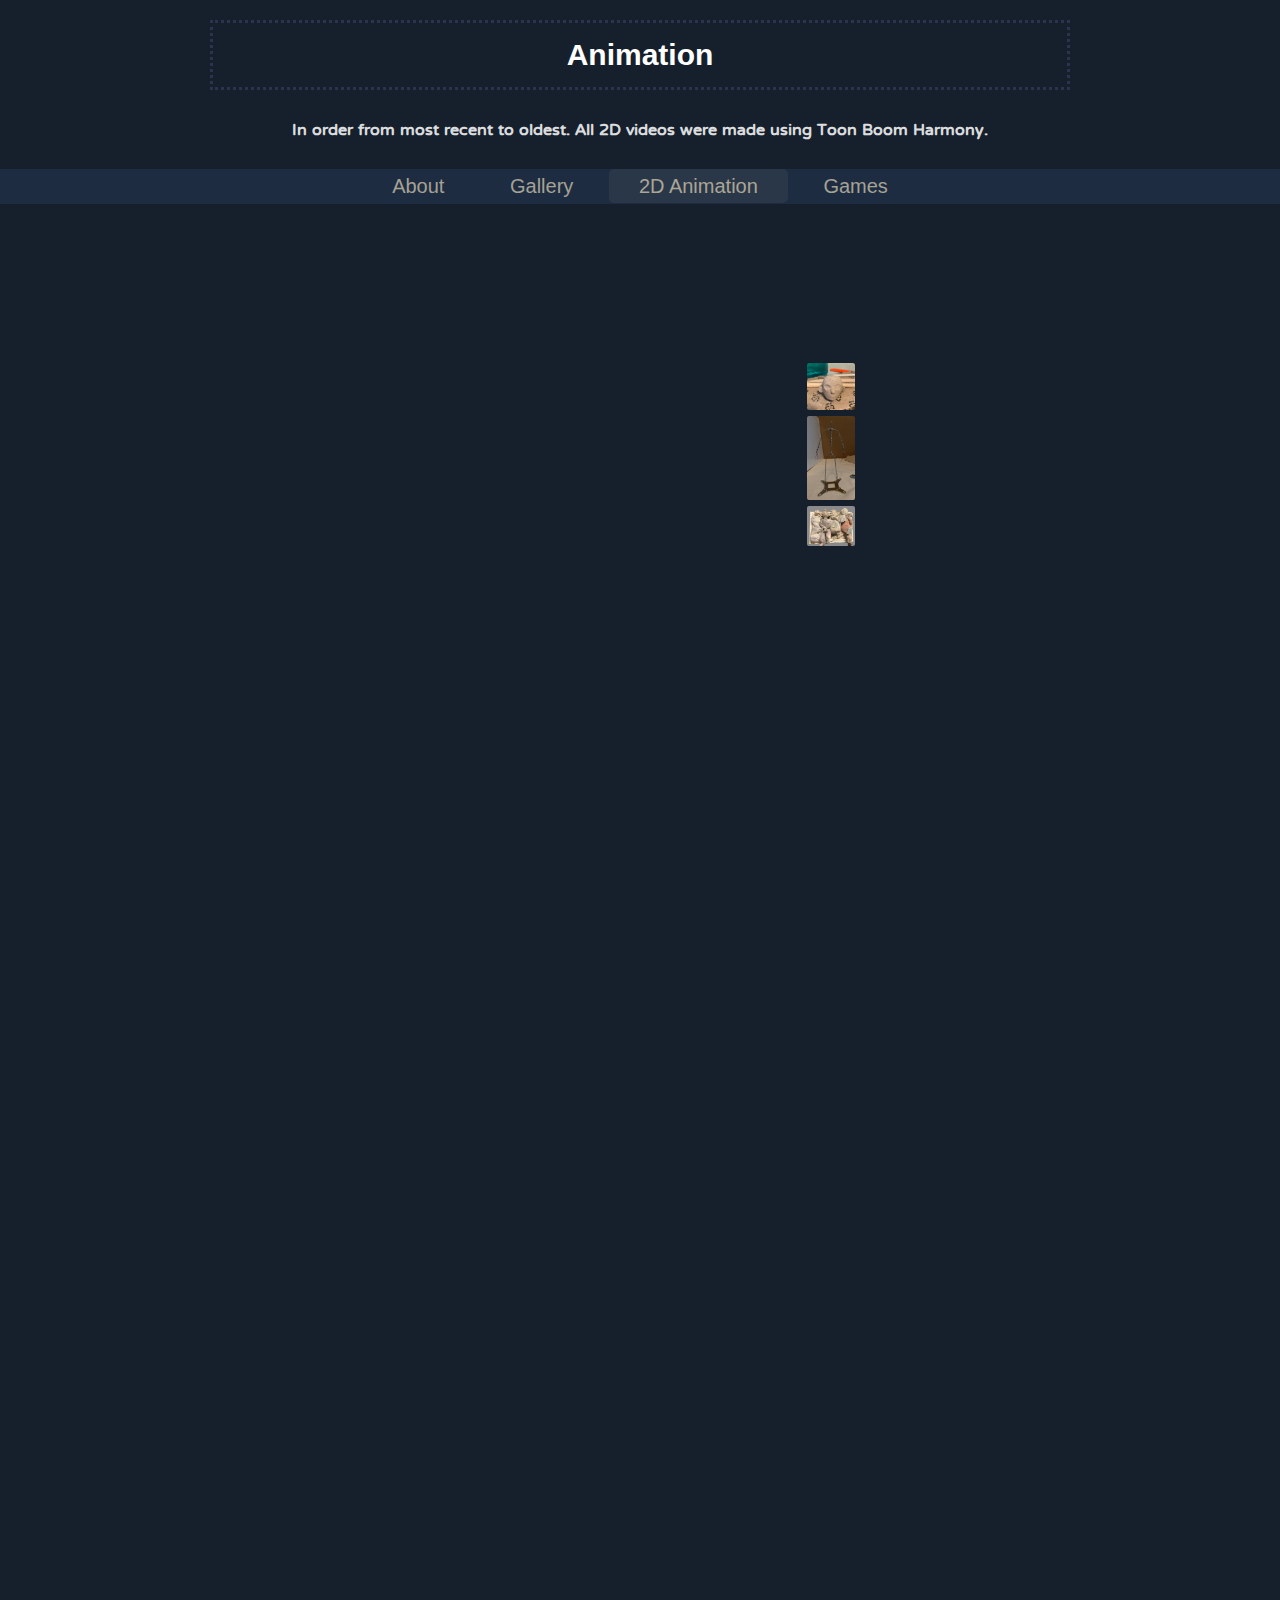
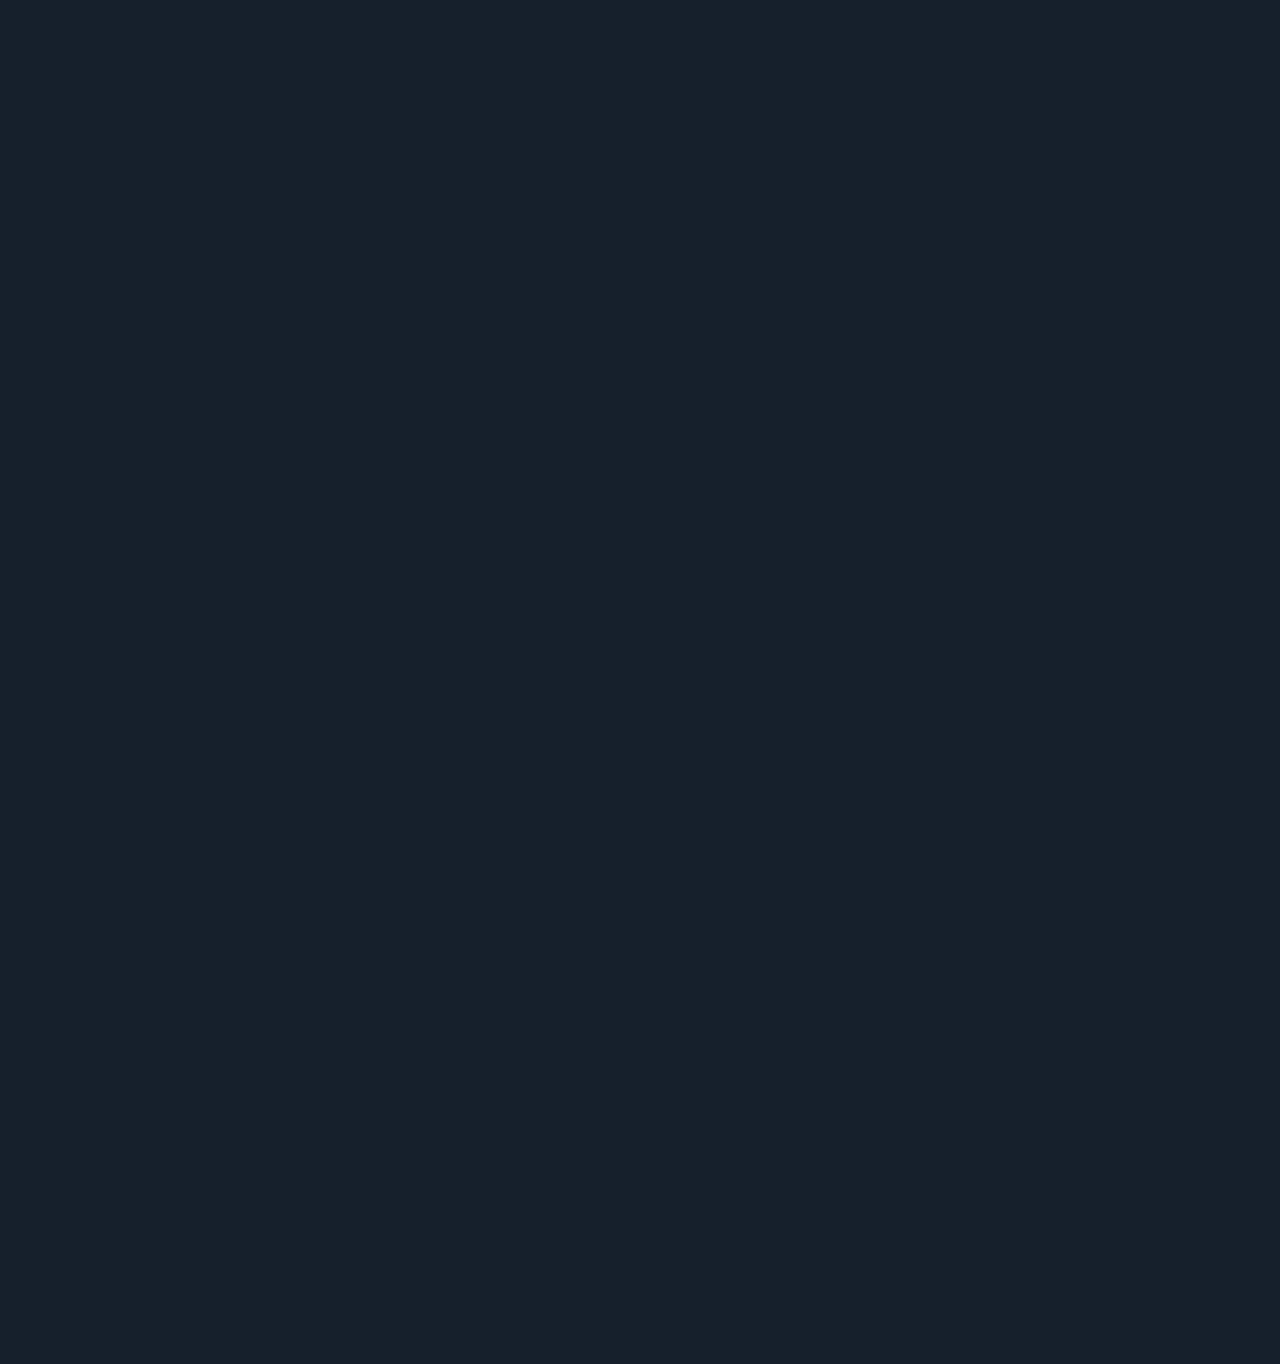
<file: animation/index.html>
<!DOCTYPE html>
<html lang="en">
  <head>
    <meta charset="utf-8" />
    <meta name="viewport" content="width=device-width, initial-scale=1.0">

    <title>Animation</title>

    <link rel="stylesheet" type="text/css" href="style.css">

    <script src="libraries/p5.min.js"></script>
    <script src="libraries/p5.sound.min.js"></script>
  </head>

  <body>
    

                          <h1>Animation</h1> <h2>In order from most recent to oldest. All 2D videos were made using Toon Boom Harmony.</h2>
                          
  <div class="botnav">
      <a href="/index.html">About</a>
      <a href="/gallery/index.html">Gallery</a>
      <a class="active"  href="">2D Animation</a>
      <a href="/games/index.html">Games</a>
  </div>


<div class="vidcontainer">
  <!-- <p id=>April 2022<br><br> Puppet</p> -->

  <!-- https://www.w3schools.com/howto/howto_css_modal_images.asp -->
  <div class="imgcontainer">

    <img id="myImg"  style="width:100%"src="imagesAndVids/275306314_555862829007342_9177767864519049364_n.jpg" alt="I think the unintentional crack was lovely. ">
    <img id="myImg2" style="width:100%"src="imagesAndVids/275771020_657359678871817_1241116066868165281_n.jpg" alt="After filming, I realized it's better to use epoxy putty on the joints rather than wrapping wire around.">
    <img id="myImg3" style="width:100%"src="imagesAndVids/dolls_stopmo.jpg" alt="My cuties!">

    <div id="myModal" class="modal">

      <!-- The Close Button -->
      <span class="close"></span>
    
      <!-- Modal Content (The Image) -->
      <img class="modal-content" id="img01">
    
      <!-- Modal Caption (Image Text) -->
      <div id="caption"></div>
    </div>

  </div>

  <div style="padding:25% 0 0 0;position:relative;"><iframe src="https://player.vimeo.com/video/731091477?h=46b58ddb88&amp;badge=0&amp;autopause=0&amp;player_id=0&amp;app_id=58479" frameborder="0" allow="autoplay; fullscreen; picture-in-picture" allowfullscreen style="position:absolute;top:0;left:0;width:100%;height:100%;" title="Stop Motion"></iframe></div><script src="https://player.vimeo.com/api/player.js"></script>
  
</div>
<div class="vidcontainer">
  
 
  <div style="padding:25% 0 0 0;position:relative;"><iframe src="https://player.vimeo.com/video/731101567?h=3dbeb4f1d0&amp;badge=0&amp;autopause=0&amp;player_id=0&amp;app_id=58479" frameborder="0" allow="autoplay; fullscreen; picture-in-picture" allowfullscreen style="position:absolute;top:0;left:0;width:100%;height:100%;" title="2D Animation"></iframe></div><script src="https://player.vimeo.com/api/player.js"></script>
  
</div>
<div class="vidcontainer">
  
 
  <div style="padding:25% 0 0 0;position:relative;"><iframe src="https://player.vimeo.com/video/731095960?h=ac4d3199db&amp;badge=0&amp;autopause=0&amp;player_id=0&amp;app_id=58479" frameborder="0" allow="autoplay; fullscreen; picture-in-picture" allowfullscreen style="position:absolute;top:0;left:0;width:100%;height:100%;" title="Lip Sync"></iframe></div><script src="https://player.vimeo.com/api/player.js"></script>
  
</div>
<div class="vidcontainer">
  
 
  <div style="padding:25% 0 0 0;position:relative;"><iframe src="https://player.vimeo.com/video/731096608?h=352ac8abc3&amp;badge=0&amp;autopause=0&amp;player_id=0&amp;app_id=58479" frameborder="0" allow="autoplay; fullscreen; picture-in-picture" allowfullscreen style="position:absolute;top:0;left:0;width:100%;height:100%;" title="Yuna Lipsync actual"></iframe></div><script src="https://player.vimeo.com/api/player.js"></script>
  
</div>
<div class="vidcontainer">
  
 
  <div style="padding:25% 0 0 0;position:relative;"><iframe src="https://player.vimeo.com/video/731096680?h=d19d2d7ba5&amp;badge=0&amp;autopause=0&amp;player_id=0&amp;app_id=58479" frameborder="0" allow="autoplay; fullscreen; picture-in-picture" allowfullscreen style="position:absolute;top:0;left:0;width:100%;height:100%;" title="yuna"></iframe></div><script src="https://player.vimeo.com/api/player.js"></script>
  
</div>
<div class="vidcontainer">
  
 
  <div style="padding:25% 0 0 0;position:relative;"><iframe src="https://player.vimeo.com/video/731098807?h=b4835151e5&amp;badge=0&amp;autopause=0&amp;player_id=0&amp;app_id=58479" frameborder="0" allow="autoplay; fullscreen; picture-in-picture" allowfullscreen style="position:absolute;top:0;left:0;width:100%;height:100%;" title="dialogue_keyposes"></iframe></div><script src="https://player.vimeo.com/api/player.js"></script>
  
</div>
<div class="vidcontainer">
  
 
  <div style="padding:25% 0 0 0;position:relative;"><iframe src="https://player.vimeo.com/video/731098728?h=e1fb59db2a&amp;badge=0&amp;autopause=0&amp;player_id=0&amp;app_id=58479" frameborder="0" allow="autoplay; fullscreen; picture-in-picture" allowfullscreen style="position:absolute;top:0;left:0;width:100%;height:100%;" title="CraigTheCowFinal.mp4"></iframe></div><script src="https://player.vimeo.com/api/player.js"></script>
  
</div>
<div class="vidcontainer">
  
 
  <div style="padding:25% 0 0 0;position:relative;"><iframe src="https://player.vimeo.com/video/731096593?h=d7b241e706&amp;badge=0&amp;autopause=0&amp;player_id=0&amp;app_id=58479" frameborder="0" allow="autoplay; fullscreen; picture-in-picture" allowfullscreen style="position:absolute;top:0;left:0;width:100%;height:100%;" title="stephanie.DEERMORPH.mp4"></iframe></div><script src="https://player.vimeo.com/api/player.js"></script>
  
</div>



























    <script src="sketch.js"></script>
  </body>
</html>
</file>
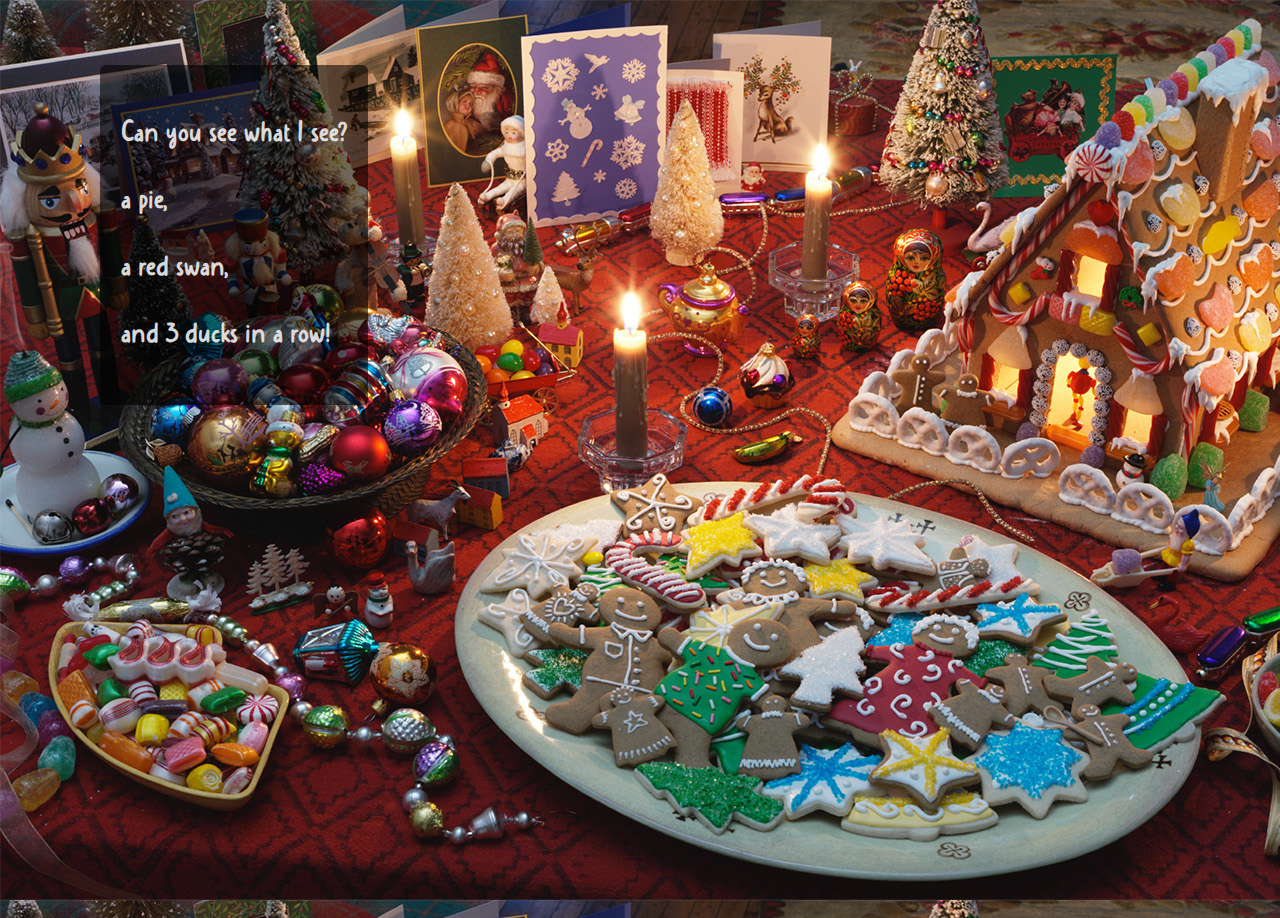
<file: Final Project/index.html>
<!DOCTYPE html>
<html lang="en">
  <head>
    <meta charset="utf-8" />
    <meta name="viewport" content="width=device-width, initial-scale=1.0">

    <title>ISpy Web Game</title>

    <link rel="stylesheet" type="text/css" href="style.css">

    <script src="libraries/p5.min.js"></script>
    <script src="libraries/p5.sound.min.js"></script>
   
  </head>

  <body>
  
<div id="output" style = "text-align:center" ></div>
    

 <h2>    
  <p>Can you see what I see? </p>
  <p id="changeTextPie">a pie,</p>
  <p id="changeTextSwan">a red swan,</p>
  <p id="changeTextDucks">and 3 ducks in a row!</p>
</h2> 
  

<img src = "holder.jpg" alt ="ISpyImage" usemap="#Spy">
<map name = "Spy" >

<area shape="rect" 
  coords="1552,533, 1577,510," 
  onclick="pieFunction()"/>  
<area shape="poly" 
  coords="1549,809, 1510,838, 1464,791, 1485,760, 1548,808" 
  onclick="swanFunction()"/>
<area shape="poly" 
  coords="317,762, 320,787, 401,758, 401,738" 
  onclick="ducksFunction()" />     
</map>

                        <!-- modal part -->
<button id="open"> skip</button>

<div class="modal-container"

  id="modal_container">
  <div class="modal">
    <h1> Horray! </h1>
    <p> An I spy game prototype using the image map to define some clickable areas. More future I spy projects in the future.</p><br>

    <button id="close">&nbsp x &nbsp </button>
    

  </div>


</div>
<script src="sketch.js"></script> 
</body>


</html>
</file>
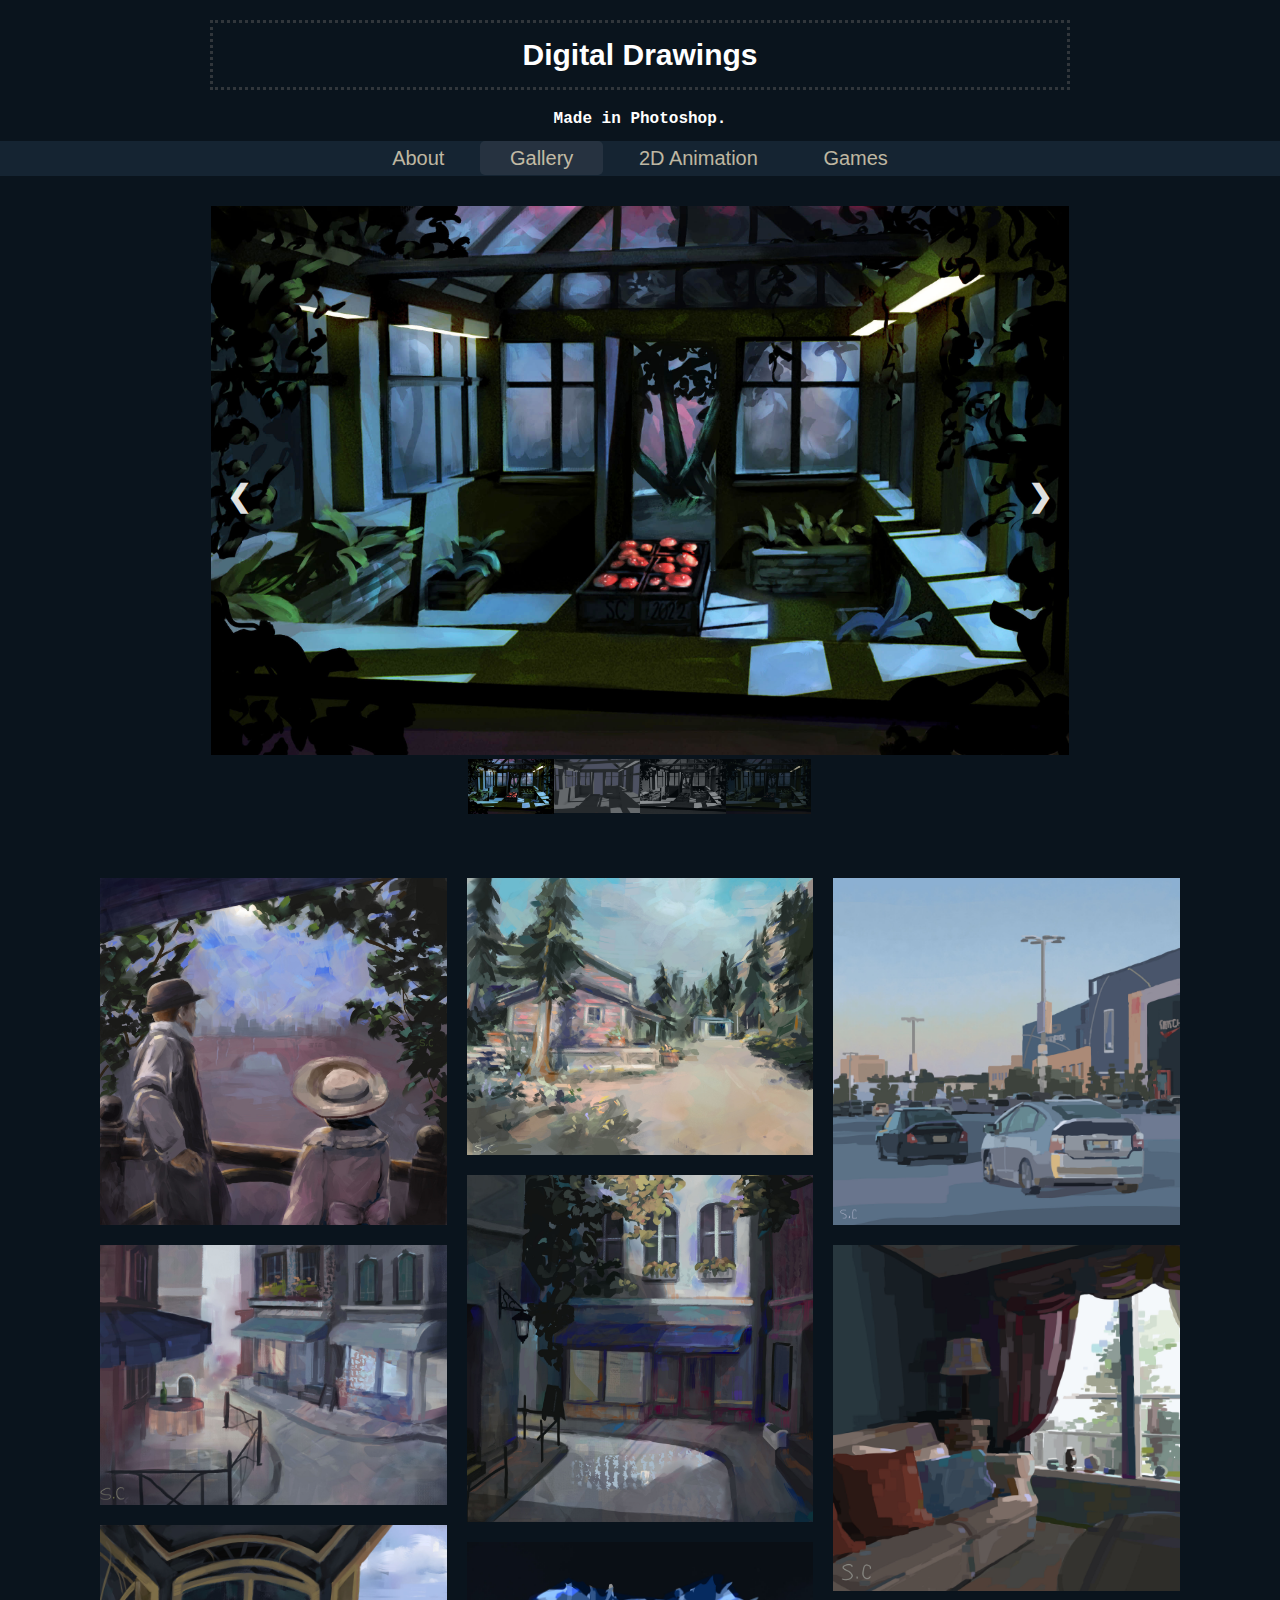
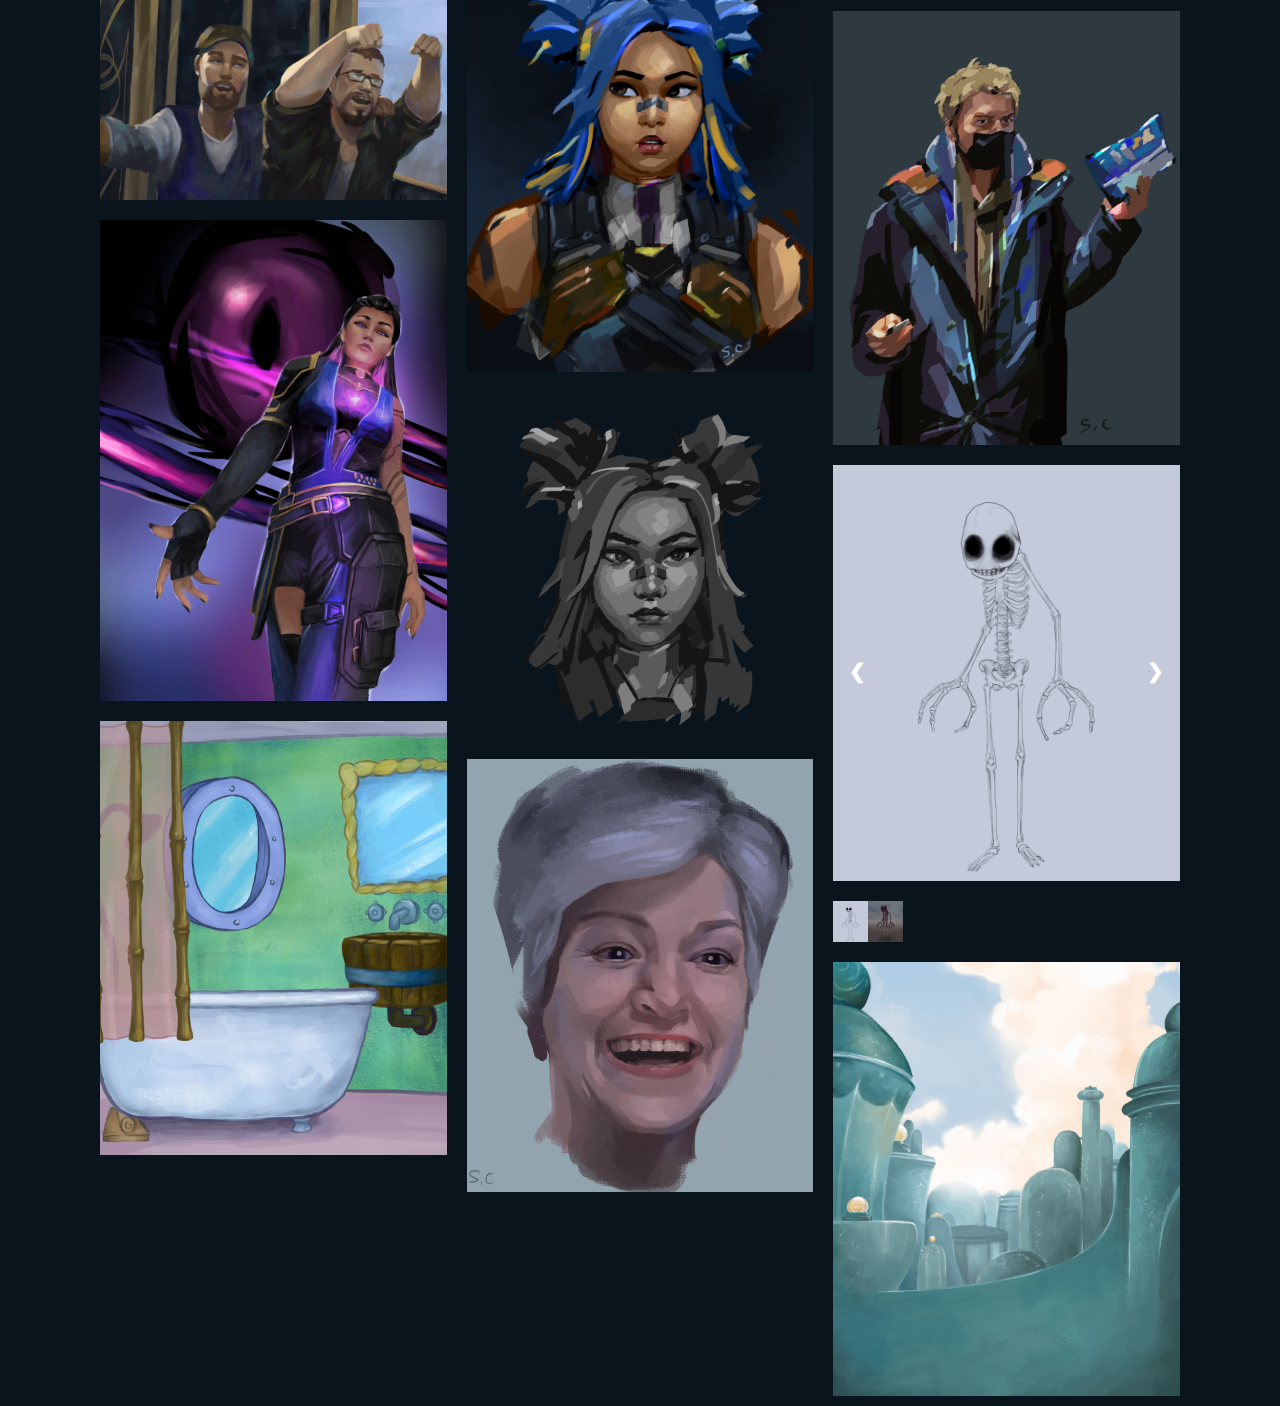
<file: gallery/index.html>
<!DOCTYPE html>
<html lang="en">
  <head>
    <meta charset="utf-8" />
    <meta name="viewport" content="width=device-width, initial-scale=1.0">

    <title>Gallery</title>

    <link rel="stylesheet" type="text/css" href="style.css">

    <script src="libraries/p5.min.js"></script>
    <script src="libraries/p5.sound.min.js"></script>
  </head>

  <body>
    

                        <h1>Digital Drawings <br><h2>Made in Photoshop. </h2>

                        </h1>
                        
  <div class="botnav">
    <a href="/index.html">About</a> 
    <a class="active" href="">Gallery</a>
    <a href="/animation/index.html">2D Animation</a>
    <a href="/games/index.html">Games</a>
</div>

<div class="greenhousecontainer">

  <div class="greenhouseimages">
    <img src="Digital Drawings/greenhouse_farcry_4.jpg" style="width:100%">
  </div>
  <div class="greenhouseimages">
    <img src="Digital Drawings/greenhouse_Maya.png" style="width:100%">
  </div>
  <div class="greenhouseimages">
    <img src="Digital Drawings/greenhouse_farcry_1.jpg" style="width:100%">
  </div>
  <div class="greenhouseimages">
    <img src="Digital Drawings/greenhouse_farcry_2.jpg" style="width:100%">
  </div>
  
    <a class="prev2" onclick="plusSlides2(-1)">&#10094;</a>
    <a class="next2" onclick="plusSlides2(1)">&#10095;</a>

    <div class="greenhouserow">
      <div class="greenhousecolumn">
        <img class="demo2 cursor" src="Digital Drawings/greenhouse_farcry_4.jpg"style="width:100%" onclick="currentSlide2(1)" >
      </div>
      <div class="greenhousecolumn">
        <img class="demo2 cursor" src="Digital Drawings/greenhouse_Maya.png"style="width:100%" onclick="currentSlide2(2)" >
      </div>
      <div class="greenhousecolumn">
        <img class="demo2 cursor" src="Digital Drawings/greenhouse_farcry_1.jpg" style="width:100%" onclick="currentSlide2(3)" >
      </div>
      <div class="greenhousecolumn">
        <img class="demo2 cursor" src="Digital Drawings/greenhouse_farcry_2.jpg" style="width:100%" onclick="currentSlide2(4)" >
      </div>
      
</div>
</div>


<div class="row">

  <div class="column">

    <div class="bioshockcontainer">
      <img src="Digital Drawings/bioshock.jpg">
      <div class="bioshock">
        <p >January 2022</p>
        
      </div>
    </div>

    
    <img src="Digital Drawings/colourstudy.jpg">
    <img src="Digital Drawings/twoBros.jpg">

    <div class="reynacontainer">
    <img src="Digital Drawings/Neon_ (2).jpg" >
    <div class="reyna">
      <p >May 2021<br>
      Reyna from Valorant -  Riot gives free VP for a drawing :0</p>
    </div>
    </div>
    <div class="spongecontainer">
      <img src="Digital Drawings/Monster_sponge_bg.jpg">
      <div class="sponge">
        <p >December 2021<br> A Spongebob inspired background for animation short.</p>
        
      </div>
    </div>
    
   
</div>

<div class="column">
  <img src="Digital Drawings/farcry.jpg">
  <img src="Digital Drawings/colourstudy2.jpg">
  <img src="Digital Drawings/Neon_ (1).jpg">
  <img src="Digital Drawings/Neon_ (1).png">
  <img src="Digital Drawings/Neon_ (3).jpg">
</div>

<div class="column">
  
  
  <img src="Digital Drawings/mall.jpg"><img src="Digital Drawings/room.jpg">
  <img src="Digital Drawings/Neon_ (4).jpg">
  
  <div class="container">

    <div class="theimages">
      <img src="Digital Drawings/Neon_ (2).png" style="width:100%">
    </div>
    <div class="theimages">
      <img src="Digital Drawings/Neon_ (3).png" style="width:100%">
    </div>
      <a class="prev" onclick="plusSlides(-1)">&#10094;</a>
      <a class="next" onclick="plusSlides(1)">&#10095;</a>
  
      <div class="roow">
        <div class="coolumn">
          <img class="demo cursor" src="Digital Drawings/Neon_ (2).png" style="width:100%" onclick="currentSlide(1)" >
        </div>
        <div class="coolumn">
          <img class="demo cursor" src="Digital Drawings/Neon_ (3).png" style="width:100%" onclick="currentSlide(2)" >
        </div>
  </div>
  </div>
  <img src="Digital Drawings/ROLLIE_bg.jpg">


</div>

</div>


















    <script src="sketch.js"></script>
  </body>
</html>
</file>
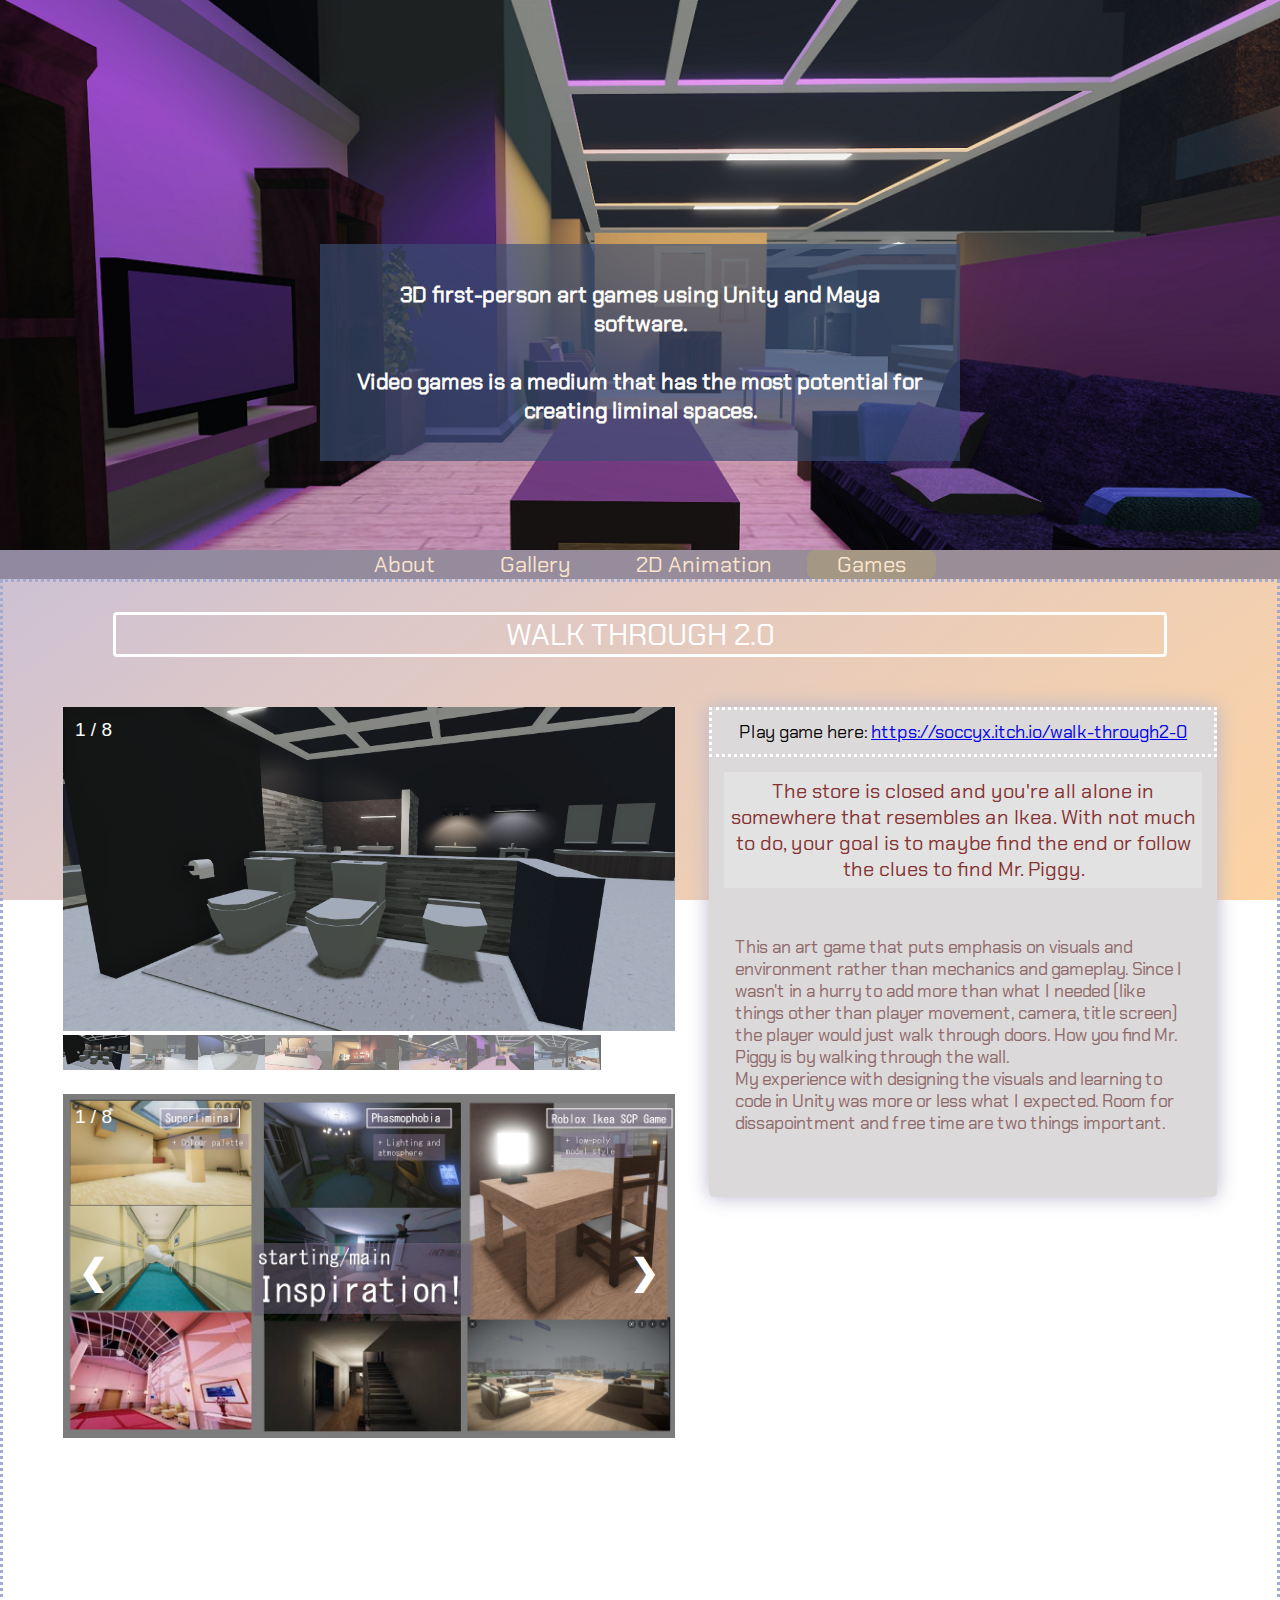
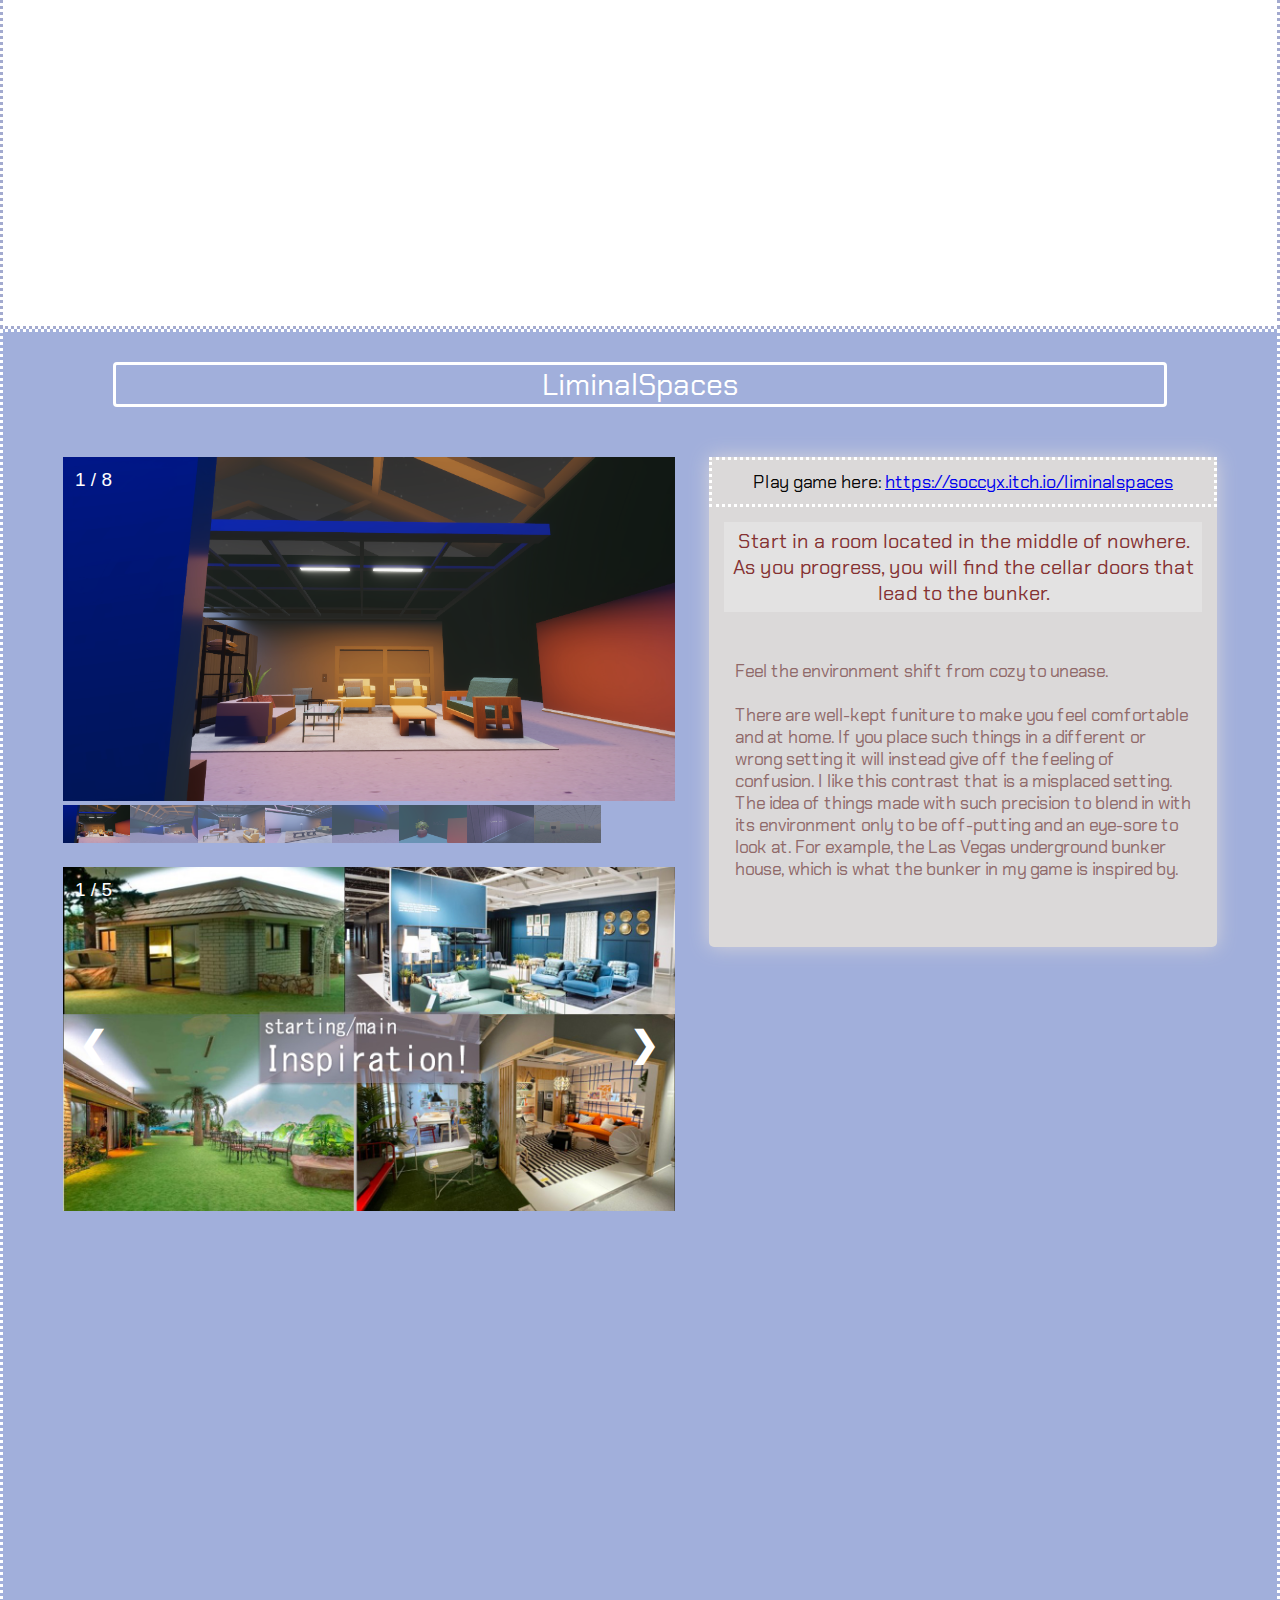
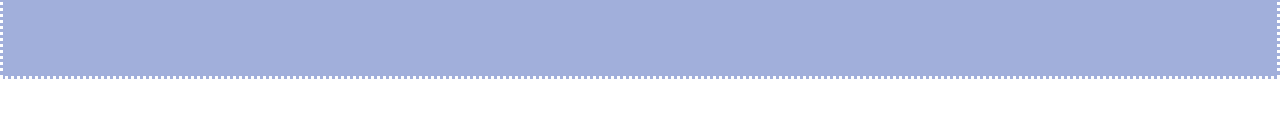
<file: games/index.html>
<!DOCTYPE html>
<html lang="en">
  <head>
    <meta charset="utf-8" />
    <meta name="viewport" content="width=device-width, initial-scale=1.0">

    <title>Games</title>

    <link rel="stylesheet" type="text/css" href="style.css">

    <script src="libraries/p5.min.js"></script>
    <script src="libraries/p5.sound.min.js"></script>
  </head>

  <body>
    
<div class="headerImg"> 
  <h1>3D first-person art games using Unity and Maya software.<br><br>
  Video games is a medium that has the most potential for creating liminal spaces.
    
 
  </h1>
  
  
  </div>
  <div class="botnav">
    
    <a href="/index.html">About</a>
    <a href="/gallery/index.html">Gallery</a>
    <a href="/animation/index.html">2D Animation</a>
    <a class="active"  href="">Games </a>
</div>

  <!-- <p>Click to jump to:</p> -->

<!-- <div class="row">
  
  <div class="column">
    <img src="imgs/Walkthrough2.jpg" class="image1" style="width:100%">
    <P>Walk Through 2.0</P>
  </div>
  
  <div class="column" >
    <img src="imgs/Walkthrough1.png"class="image1" style="width:100%">
    <P>Walk Through </P>
  </div>   
  
  <div class="column" >
    <img src="imgs/liminal.jpg" class="image1" style="width:100%">
    <p>LiminalSpaces </p>
  </div>    -->

                                 <div class="wtbackground">


<p class="wtgametitle">WALK THROUGH 2.0</p>
 
<div class="gallerycontainer">

  
  <div class="theimages">
    <div class="numertext">1 / 8</div>
    <img src="imgs/wt4.png" style="width:100%">
  </div>
<div class="theimages">
    <div class="numertext">2 / 8</div>
    <img src="imgs/wt8.png" style="width:100%">
  </div>
<div class="theimages">
    <div class="numertext">3 / 8</div>
    <img src="imgs/wt3.png" style="width:100%">
  </div>
<div class="theimages">
    <div class="numertext">4 / 8</div>
    <img src="imgs/wt.png" style="width:100%">
  </div>
<div class="theimages">
    <div class="numertext">5 / 8</div>
    <img src="imgs/wt5.png" style="width:100%">
  </div>
<div class="theimages">
    <div class="numertext">6 / 8</div>
    <img src="imgs/wt6.png" style="width:100%">
  </div>
  <div class="theimages">
    <div class="numertext">7 / 8</div>
    <img src="imgs/wt7.png" style="width:100%">
  </div>
  <div class="theimages">
    <div class="numertext">8 / 8</div>
    <img src="imgs/wt9.png" style="width:100%">
  </div>

  <a class="prev" onclick="plusSlides(-1)"></a>
  <a class="next" onclick="plusSlides(1)"></a>

<div class="roow">
  <div class="coolumn">
    <img class="demo cursor" src="imgs/wt4.png" style="width:100%" onclick="currentSlide(1)">
  </div>
  <div class="coolumn">
    <img class="demo cursor" src="imgs/wt8.png" style="width:100%" onclick="currentSlide(2)">
  </div>
  <div class="coolumn">
    <img class="demo cursor" src="imgs/wt3.png" style="width:100%" onclick="currentSlide(3)">
  </div>
  <div class="coolumn">
    <img class="demo cursor" src="imgs/wt.png" style="width:100%" onclick="currentSlide(4)">
  </div>
  <div class="coolumn">
    <img class="demo cursor" src="imgs/wt5.png" style="width:100%" onclick="currentSlide(5)">
  </div>
  <div class="coolumn">
    <img class="demo cursor" src="imgs/wt6.png" style="width:100%" onclick="currentSlide(6)">
  </div>
  <div class="coolumn">
    <img class="demo cursor" src="imgs/wt7.png" style="width:100%" onclick="currentSlide(7)">
  </div>
  <div class="coolumn">
    <img class="demo cursor" src="imgs/wt9.png" style="width:100%" onclick="currentSlide(8)">
  </div>
  </div>

</div>
<div class="wtAbout" >
  <p class="playhere">Play game here:  <a href="https://soccyx.itch.io/walk-through2-0"  target=”_blank”>https://soccyx.itch.io/walk-through2-0 </a>    
  
  </p> 
  <p class="aboutRed">The store is closed and you're all alone in somewhere that resembles an Ikea. 
   With not much to do, your goal is to maybe find the end or follow the clues to find Mr. Piggy.  
  
<p class="aboutLightRed"> <br>This an art game that puts emphasis on visuals and environment rather than mechanics and gameplay. Since I wasn't in a hurry to
  add more than what I needed (like things other than player movement, camera, title screen) the player would just walk through doors. 
  How you find Mr. Piggy is by walking through the wall. 
  
  <br> 
  My experience with designing the visuals and learning to code in Unity was more or less what I expected. Room for dissapointment and free time are two things important.<br>
  
</p>





  </p> 
</div>

<div class="gallerycontainer3">

  <div class="theimages3">
    <div class="numertext">1 / 8</div>
    <img src="imgs/Slide3.jpg" style="width:100%">
  </div>
<div class="theimages3">
    <div class="numertext">2 / 8</div>
    <img src="imgs/Slide1_wt.jpg" style="width:100%">
  </div>
<div class="theimages3">
    <div class="numertext">3 / 8</div>
    <img src="imgs/Slide2_wt.jpg" style="width:100%">
  </div>
<div class="theimages3">
    <div class="numertext">4 / 8</div>
    <img src="imgs/Slide3_wt.jpg" style="width:100%">
  </div>
<div class="theimages3">
    <div class="numertext">5 / 8</div>
    <img src="imgs/Slide4_wt.jpg" style="width:100%">
  </div>
  <div class="theimages3">
    <div class="numertext">6 / 8</div>
    <img src="imgs/Slide5_wt.jpg" style="width:100%">
  </div>
  <div class="theimages3">
    <div class="numertext">7 / 8</div>
    <img src="imgs/Slide6_wt.jpg" style="width:100%">
  </div>
  <div class="theimages3">
    <div class="numertext">8 / 8</div>
    <img src="imgs/Slide7_wt.jpg" style="width:100%">
  </div>

  <a class="prev3" onclick="plusSlides3(-1)">&#10094;</a>
  <a class="next3" onclick="plusSlides3(1)">&#10095;</a>

</div>  

<div class="videocontainer">
  <iframe width="775" height="500" src="https://www.youtube.com/embed/4TXpn0la1dM" title="Walk Through 2 Video" frameborder="0" allow="accelerometer; autoplay; clipboard-write; encrypted-media; gyroscope; picture-in-picture" allowfullscreen></iframe>


</div>
                                 </div>
                                               <div class="limbackground">

  <p class="wtgametitle">LiminalSpaces</p>
 
<div class="gallerycontainer2">

  <div class="theimages2">
    <div class="numertext">1 / 8</div>
    <img src="imgs2/lim3.png" style="width:100%">
  </div>
<div class="theimages2">
    <div class="numertext">2 / 8</div>
    <img src="imgs2/lim.png" style="width:100%">
  </div>
<div class="theimages2">
    <div class="numertext">3 / 8</div>
    <img src="imgs2/lim4.png" style="width:100%">
  </div>
<div class="theimages2">
    <div class="numertext">4 / 8</div>
    <img src="imgs2/lim5.png" style="width:100%">
  </div>
<div class="theimages2">
    <div class="numertext">5 / 8</div>
    <img src="imgs2/lim2.png" style="width:100%">
  </div>
<div class="theimages2">
    <div class="numertext">6 / 8</div>
    <img src="imgs2/lim6.png" style="width:100%">
  </div>
  <div class="theimages2">
    <div class="numertext">7 / 8</div>
    <img src="imgs2/lim7.png" style="width:100%">
  </div>
  <div class="theimages2">
    <div class="numertext">8 / 8</div>
    <img src="imgs2/lim8.png" style="width:100%">
  </div>
  <a class="prev2" onclick="plusSlides2(-1)"></a>
  <a class="next2" onclick="plusSlides2(1)"></a>

  <div class="roow2">
    <div class="coolumn2">
      <img class="demo2 cursor" src="imgs2/lim3.png" style="width:100%" onclick="currentSlide2(1)">
    </div>
    <div class="coolumn2">
      <img class="demo2 cursor" src="imgs2/lim.png" style="width:100%" onclick="currentSlide2(2)">
    </div>
    <div class="coolumn2">
      <img class="demo2 cursor" src="imgs2/lim4.png" style="width:100%" onclick="currentSlide2(3)">
    </div>
    <div class="coolumn2">
      <img class="demo2 cursor" src="imgs2/lim5.png" style="width:100%" onclick="currentSlide2(4)">
    </div>
    <div class="coolumn2">
      <img class="demo2 cursor" src="imgs2/lim2.png" style="width:100%" onclick="currentSlide2(5)">
    </div>
    <div class="coolumn2">
      <img class="demo2 cursor" src="imgs2/lim6.png" style="width:100%" onclick="currentSlide2(6)">
    </div>
    <div class="coolumn2">
      <img class="demo2 cursor" src="imgs2/lim7.png" style="width:100%" onclick="currentSlide2(7)">
    </div>
    <div class="coolumn2">
      <img class="demo2 cursor" src="imgs2/lim8.png" style="width:100%" onclick="currentSlide2(8)">
    </div>
    </div>


</div>

<div class="limAbout" >
  <p class="playhere">Play game here:  <a href="https://soccyx.itch.io/liminalspaces"  target=”_blank”>https://soccyx.itch.io/liminalspaces</a></p>
  <p class="aboutRed">Start in a room located in the middle of nowhere. As you progress, you will find the cellar doors that lead to the bunker.
  <p class="aboutLightRed"><br>Feel the environment shift from cozy to unease.<br><br>

     
    There are well-kept funiture to make you feel comfortable and at home. If you place such things in a different or wrong setting it 
    will instead give off the feeling of confusion. I like this contrast that is a misplaced setting. The idea of things made with such precision to blend in with 
    its environment only to be off-putting and an eye-sore to look at. For example, the Las Vegas underground bunker house, which is what the bunker in my game is inspired
    by. 
  </p>
  </p>
  

</div>


<div class="gallerycontainer4">

    <div class="theimages4">
      <div class="numertext">1 / 5</div>
      <img src="imgs2/Slide1.jpg" style="width:100%">
    </div>
  <div class="theimages4">
      <div class="numertext">2 / 5</div>
      <img src="imgs2/Slide2.jpg" style="width:100%">
    </div>
  <div class="theimages4">
      <div class="numertext">3 / 5</div>
      <img src="imgs2/Slide3.jpg" style="width:100%">
    </div>
  <div class="theimages4">
      <div class="numertext">4 / 5</div>
      <img src="imgs2/Slide4.jpg" style="width:100%">
    </div>
  <div class="theimages4">
      <div class="numertext">5 / 5</div>
      <img src="imgs2/Slide5.jpg" style="width:100%">
    </div>
 
    <a class="prev4" onclick="plusSlides4(-1)">&#10094;</a>
    <a class="next4" onclick="plusSlides4(1)">&#10095;</a>

</div>


<div class="limvideo">
  <iframe width="775" height="500" src="https://www.youtube.com/embed/T0hEXNMhrxQ" title="LiminalSpaces" frameborder="0" allow="accelerometer; autoplay; clipboard-write; encrypted-media; gyroscope; picture-in-picture" allowfullscreen></iframe>

</div>

                                              </div> 


























                                

<script src="sketch.js"></script>

    
  </body>
</html>
</file>
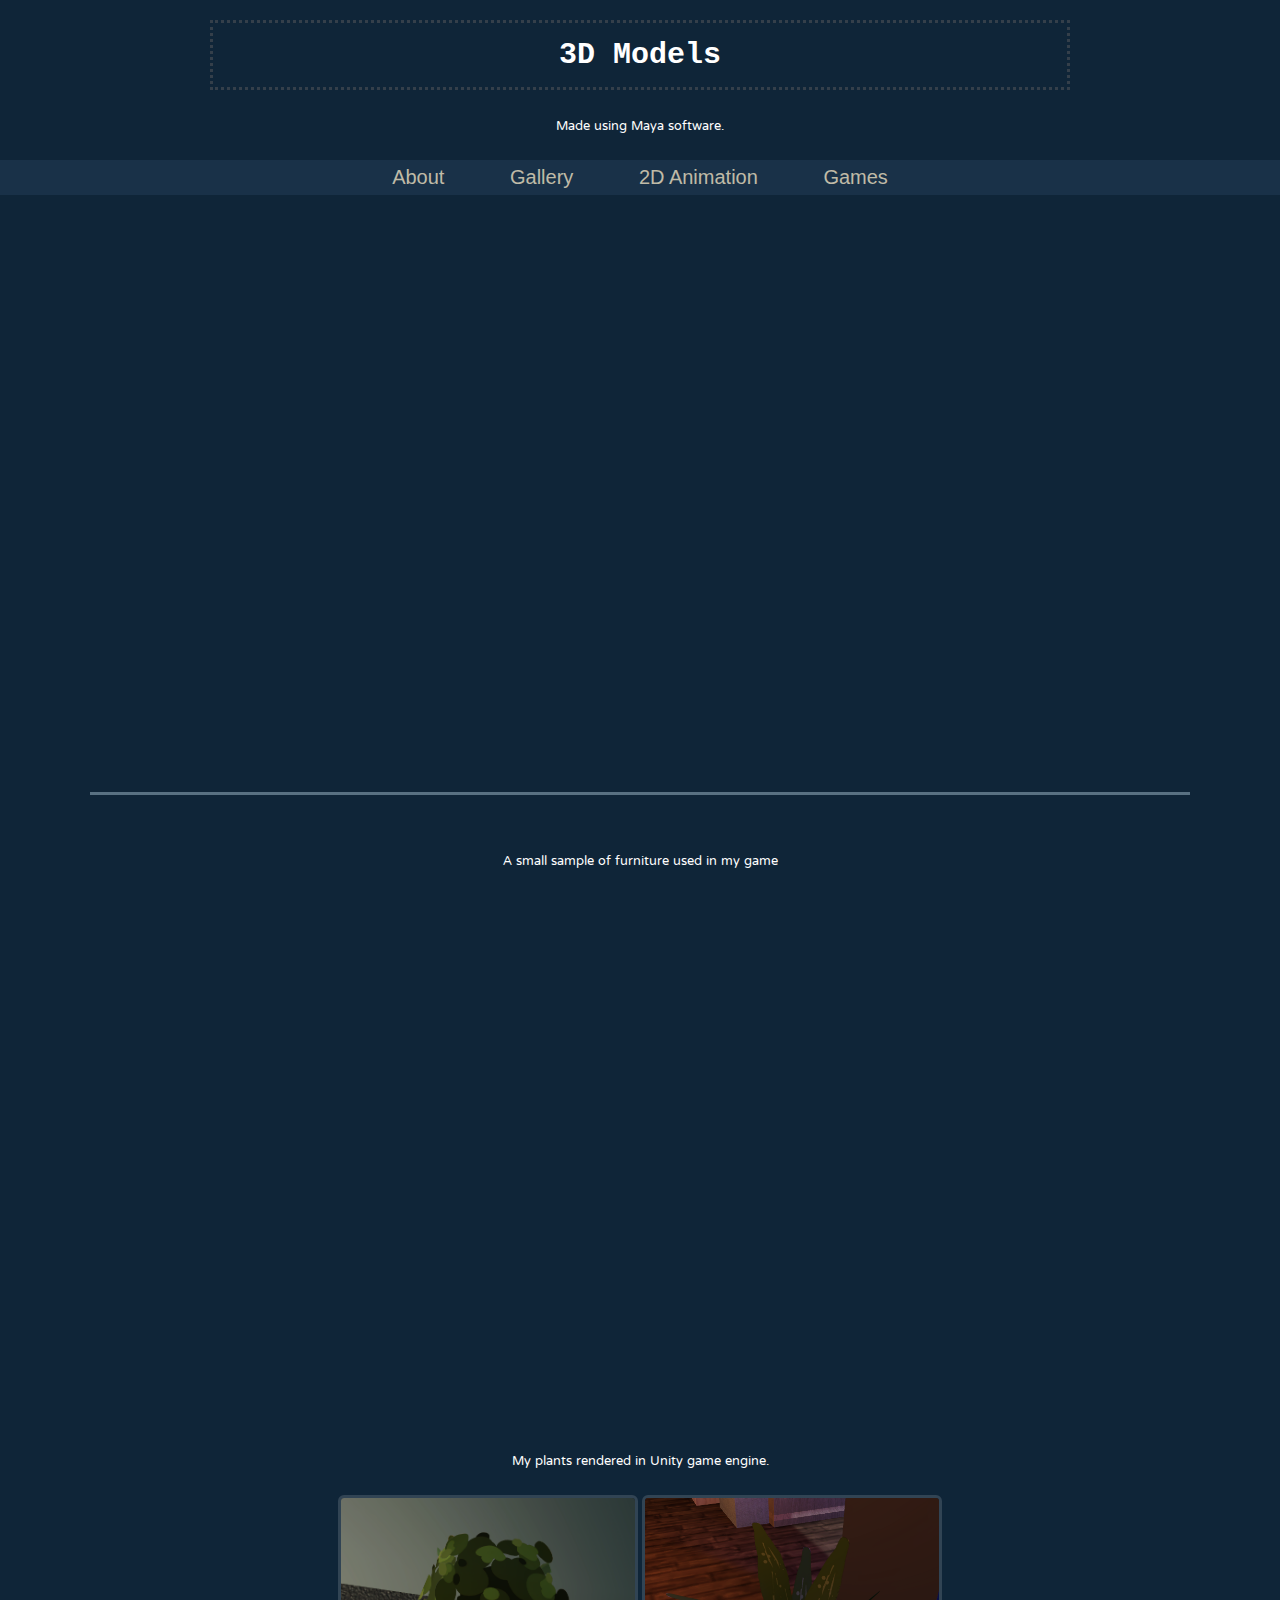
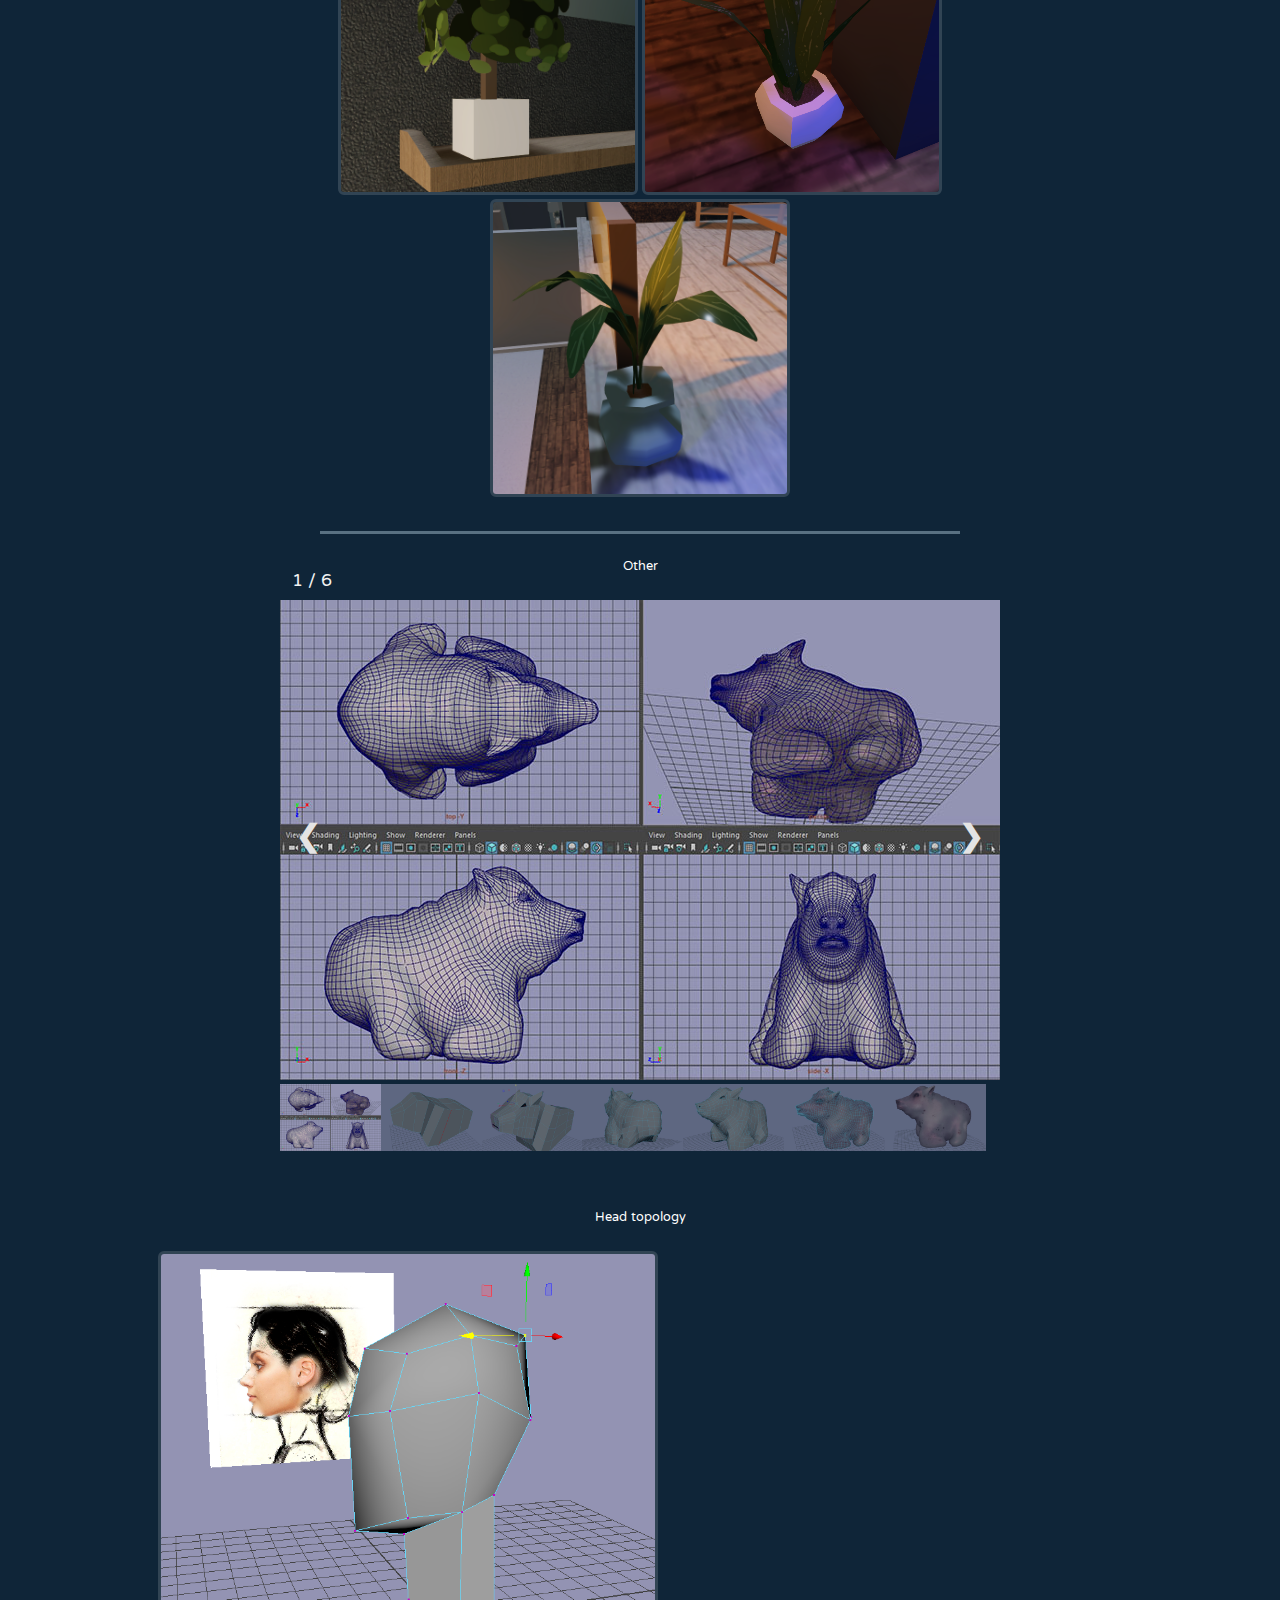
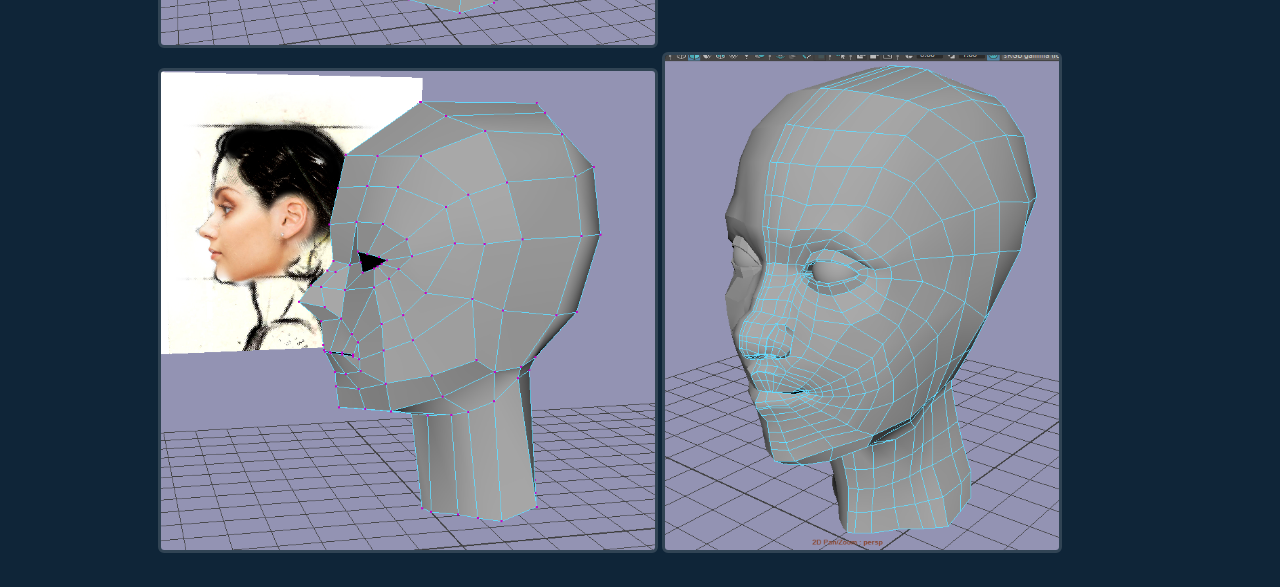
<file: Low Poly Art/index.html>
<!DOCTYPE html>
<html lang="en">
  <head>
    <meta charset="utf-8" />
    <meta name="viewport" content="width=device-width, initial-scale=1.0">

    <title>Low Poly Art</title>

    <link rel="stylesheet" type="text/css" href="style.css">

  </head>

  <body>

    <h1>3D Models<br>
    </h1>
    <p>Made using Maya software.  </p>
<div class="botnav">
<a href="/index.html">About</a> 
<a href="/gallery/index.html">Gallery</a>
<a href="/animation/index.html">2D Animation</a>
<a href="/games/index.html">Games</a>
</div>

  <iframe class="firstsketchfab" title="3D Low Poly Buildings" style="width:1100px; height:600px;" 
  frameborder="0" allowfullscreen mozallowfullscreen="true" webkitallowfullscreen="true" 
  allow="autoplay; fullscreen; xr-spatial-tracking" xr-spatial-tracking execution-while-out-of-viewport 
  execution-while-not-rendered web-share src="https://sketchfab.com/models/cf8572cb67734f958da25d27d61ac0d2/embed"> 
  </iframe>
  <p><br>A small sample of furniture used in my game</p>
<div class="midsketchfabs">
  <iframe class="basicfurni" title="" style="width:790px; height:500px;" frameborder="0" allowfullscreen mozallowfullscreen="true" 
  webkitallowfullscreen="true" allow="autoplay; fullscreen; xr-spatial-tracking" 
  xr-spatial-tracking execution-while-out-of-viewport execution-while-not-rendered web-share 
  src="https://sketchfab.com/models/a442ea69a7054d54aa84dc8920e1ab7b/embed"> </iframe>

<iframe class="basicfurni" title="myPlants" style="width:790px; height:500px;" frameborder="0" allowfullscreen mozallowfullscreen="true" webkitallowfullscreen="true" 
  allow="autoplay; fullscreen; xr-spatial-tracking" xr-spatial-tracking execution-while-out-of-viewport execution-while-not-rendered web-share 
  src="https://sketchfab.com/models/34150ac0fabe42edaf697ce421773190/embed"> </iframe>

</div>


<div class="plantPics" >
  <p><br>My plants rendered in Unity game engine.</p>
  <img src="imgs/myPlant1.png"style="width:300px" class="sqwee">
  <img src="imgs/myPlant2.png"style="width:300px"class="sqwee">
  <img src="imgs/myPlant3.png"style="width:300px"class="sqwee">
  
</div>



<div class="container">
<p>Other</p>

  <div class="mySlides">
    <div class="numbertext">1 / 6</div>
      <img src="imgs/piggy1.jpg" style="width:720px">
  </div>

  <div class="mySlides">
    <div class="numbertext">2 / 6</div>
      <img src="imgs/piggy2.jpg" style="width:720px">
  </div>

  <div class="mySlides">
    <div class="numbertext">3 / 6</div>
      <img src="imgs/piggy3.jpg" style="width:720px">
  </div>

  <div class="mySlides">
    <div class="numbertext">4 / 6</div>
      <img src="imgs/piggy4.jpg" style="width:720px">
  </div>

  <div class="mySlides">
    <div class="numbertext">5 / 6</div>
      <img src="imgs/piggy5.jpg" style="width:720px">
  </div>

  <div class="mySlides">
    <div class="numbertext">6 / 6</div>
      <img src="imgs/piggy6.jpg" style="width:720px">
  </div>
  <div class="mySlides">
    <div class="numbertext">7 / 7</div>
      <img src="imgs/piggy7.jpg" style="width:720px">
  </div>
  <!-- Next and previous buttons -->
  <a class="prev" onclick="plusSlides(-1)">&#10094;</a>
  <a class="next" onclick="plusSlides(1)">&#10095;</a>

 

  <!-- Thumbnail images -->
  <div class="row">
    <div class="column">
      <img class="demo cursor" src="imgs/piggy1.jpg" style="width:100%" onclick="currentSlide(1)" >
    </div>
    <div class="column">
      <img class="demo cursor" src="imgs/piggy2.jpg" style="width:100%" onclick="currentSlide(2)" >
    </div>
    <div class="column">
      <img class="demo cursor" src="imgs/piggy3.jpg" style="width:100%" onclick="currentSlide(3)" >
    </div>
    <div class="column">
      <img class="demo cursor" src="imgs/piggy4.jpg" style="width:100%" onclick="currentSlide(4)" >
    </div>
    <div class="column">
      <img class="demo cursor" src="imgs/piggy5.jpg" style="width:100%" onclick="currentSlide(5)" >
    </div>
    <div class="column">
      <img class="demo cursor" src="imgs/piggy6.jpg" style="width:100%" onclick="currentSlide(6)" >
    </div>
    <div class="column">
      <img class="demo cursor" src="imgs/piggy7.jpg" style="width:100%" onclick="currentSlide(6)" >
    </div>
  </div>
</div>
<div class="heads"> <p>Head topology</p>
  <img src="imgs/Screenshot 2021-10-11 205933.png"style="width:500px" class="sqwee">
  <img src="imgs/Screenshot 2021-10-11 220044.png"style="width:500px"class="sqwee">
  <img src="imgs/Screenshot 2021-10-13 222505.png"style="width:400px"class="sqwee">
</div>





























    <script src="sketch.js"></script>
  </body>
</html>
</file>
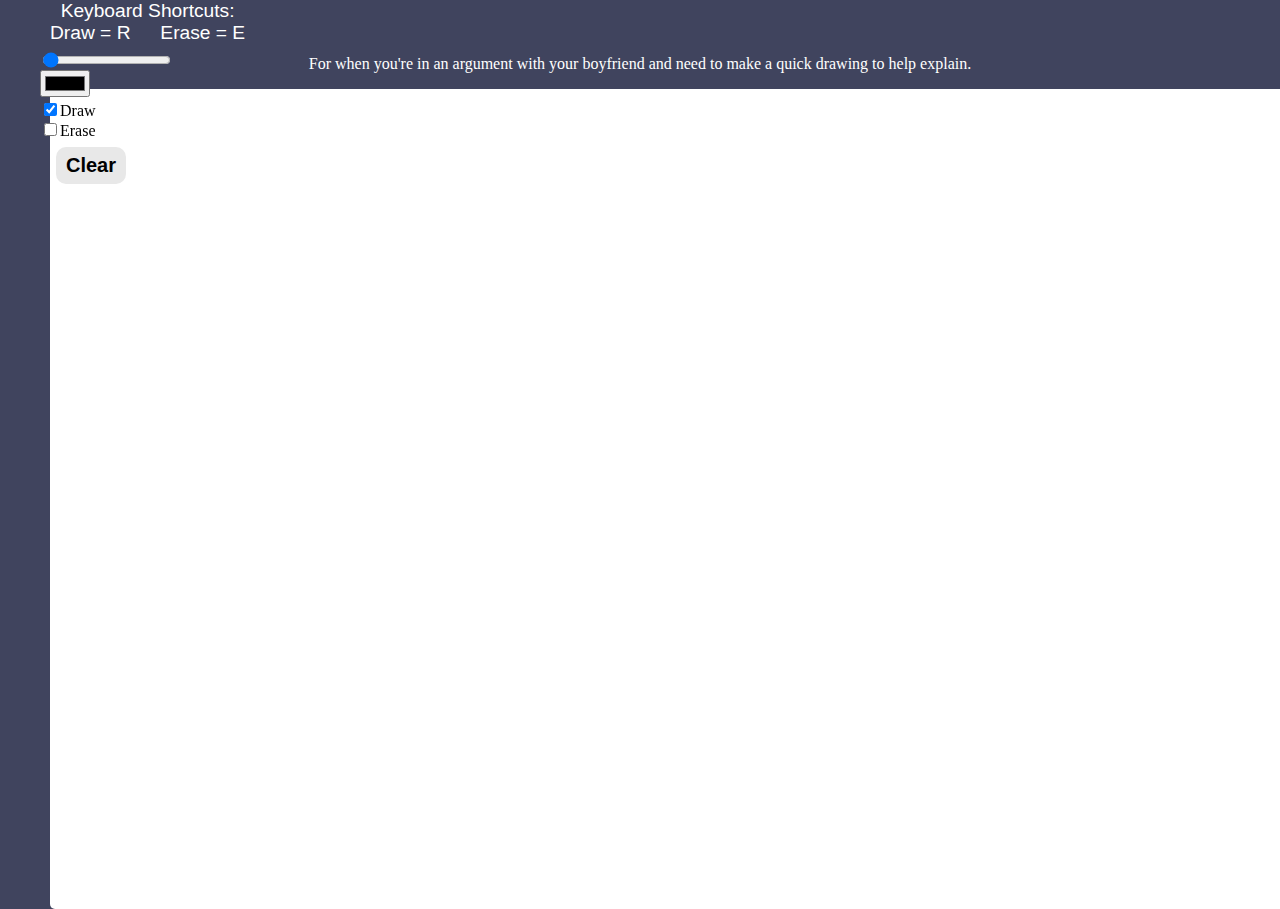
<file: A.2/index2.html>
<!DOCTYPE html>
<html lang="en">
<head>
    <title> GUI</title>
    <meta charset="UTF-8">

    <link rel="stylesheet" href="style2.css">
    <script src="p5.min2.js"></script>
    
</head>

<p class="hmh"> Keyboard Shortcuts: <br> Draw = R  &emsp; Erase = E</p>
 
<button class="bu">
<span class="clearButton" onclick="clearBackground()">Clear</span>
</button>

<p>For when you're in an argument with your boyfriend and need to make a quick drawing to help explain.</p>



 






<body>
    
      
    
<script src="script2.js"></script>

</body>


</html>
</file>
<file: animation/style.css>
html, body {
  margin: 0;
  padding: 0;
  background-color:rgb(22, 31, 44);
  background-repeat: no-repeat;
  height: 100%;
  background-attachment: fixed;


}

.botnav{
  position: relative;
  text-align: center;
   background-color: rgb(29, 44, 65);
   font-size: 20px;
   font-family:sans-serif;
   padding:6px;
}
.botnav a{
   color: rgba(248, 233, 201, 0.623);
   text-align: center;
   padding: 6px 30px;
   text-decoration: none;
}
.botnav a:hover{
   background-color:rgba(56, 68, 80, 0.473);
   border-radius: 5px;
  
}
.botnav a.active {
  border-radius: 5px;
   background-color: rgba(56, 68, 80, 0.473);
}
h1{
  font-family: sans-serif;
  font-size: 30px;
  text-align: center;
  padding: 15px;
  color: white ;
  border-style: dotted;
  border-color: rgba(62, 70, 110, 0.534);
  margin: 20px 210px;
}

.cursor{
  cursor: pointer;
  margin:20px;
position: relative;

}
@font-face {
  font-family: newFont;
  src: url(NTR.ttf);
}


h2{
  position: relative;
  font-family: newFont;
  color: rgba(255, 255, 255, 0.863);
 font-size: 20px;
  text-align: center;
  
}
.vidcontainer{
  position: relative;
  /* background-color: rgba(255, 255, 255, 0.007); */
  margin:50px;
  
}
.imgcontainer{
  position: absolute;
  width:10%;
 bottom:0;
 right:340px;
  /* background-color: white; */
z-index: 2;
 
}
#myImg:hover, #myImg2:hover, #myImg3:hover
{opacity: 0.7;}

#myImg, #myImg2, #myImg3 {
  
  padding:3px;
  display: block;
  margin:auto;
  border-radius: 5px;
  cursor: pointer;
  max-width:40%;
}

.modal, .modal2, .modal3{
  display: none; /* Hidden by default */
  position: fixed; /* Stay in place */
  z-index: 1; /* Sit on top */
  padding-top: 100px; /* Location of the box */
  left: 0;
  top: 0;
  width: 100%; /* Full width */
  height: 100%; /* Full height */
  overflow: auto; /* Enable scroll if needed */
  background-color: rgba(0, 0, 0, 0.671); /* Black w/ opacity */
}
.modal-content {
  margin: auto;
  display: block;
  width: 80%;
  max-width: 700px;
}
#caption {
  margin: auto;
  display: block;
  width: 80%;
  max-width: 700px;
  text-align: center;
  color: rgb(204, 204, 204);
  padding: 10px 0;
  height: 150px;

  font-family:Verdana, Geneva, Tahoma, sans-serif;
  font-size: 20px;
 
}
</file>
<file: Final Project/style.css>
html, body {
  margin: 0;
  padding: 0;
 
  background: url(ISpy_.jpg), no-repeat center fixed;
  background-size: cover;
  
}
img{
  position: absolute;
 width: 1920px;
 height: 935px;
  opacity: 0;
  
}


h2{
  font-family: newFont;
  position:absolute;
  left:100px;
  top: 40px;
  background-color: rgba(0, 0, 0, 0.568);
  padding:21px;
  font-size: 30px;
  color: rgba(231, 230, 230, 0.952);
  border-radius: 6px;
}
/* mouse coords */
/* #output{
font-family: newFont;
position:absolute;
margin: auto;
width: 100%;
color: rgb(255, 255, 255);
z-index:3;
} */

area:hover{
  cursor: pointer;
 
}
@font-face {
  font-family: newFont;
  src: url(meowFont.otf);
}


/* modal stuff */

body{
  background-color: #edeef6;
  display: flex;
  align-items: center;
  justify-content: center;
  min-height: 100vh;
  margin:0;
  
}
.modal_container{
  
  display: none;
  align-items: center;
  justify-content: center;
  position: fixed;
  top:0;
  left: 0;
  height: 100vh;
  width:100vw;
  
}
.modal{
  background-color: rgba(255, 253, 253, 0.671);
  border-radius: 8px;
  width: 600px;
  max-width: 100%;
  text-align: center;
  color: rgb(0, 0, 0);
  font-family: Verdana, Geneva, Tahoma, sans-serif;
  padding: 12px;
}
.modal-container{
background-color: rgba(0, 0, 0, 0.3);
display: flex;
align-items: center;
justify-content: center;
position: fixed;

opacity: 0;
pointer-events: none;

transition: opacity 0.3s ease;

top:0;
left:0;
height: 100vh;
width: 100vw;
}

#close{
  position: relative;
 bottom: 7px;
  background-color: rgba(20, 20, 20, 0.253);
  border: 0;
  border-radius: 5px;
  color: rgb(255, 251, 251);
  font-size: 24px;
cursor: pointer;
font-family: newFont;
}

#open{
  position: relative;
  top:400px;
  left:900px;
  background-color: rgba(166, 166, 185, 0.774);
  border: 0;
  border-radius: 5px;
  color: rgb(255, 251, 251);
  font-size: 30px;
cursor: pointer;
font-family: newFont;
}


.modal-container.show{
  opacity:1;
  pointer-events: auto;
}
</file>
<file: gallery/style.css>
html, body {
  margin: 0;
  padding: 0;
  background-color:rgb(10, 20, 29);
  background-repeat: no-repeat;
  height: 100%;
  background-attachment: fixed;
}
@font-face {
  font-family: newFont;
  src: url(NTR-Regular.ttf);
}


.botnav{
  position: relative;
  text-align: center;
   background-color: rgba(69, 103, 143, 0.192);
   font-size: 20px;
   font-family:sans-serif;
   padding:6px;

}

.botnav a{
   color: rgba(248, 233, 201, 0.753);
   text-align: center;
   padding: 6px 30px;
   text-decoration: none;
   position: relative;
   
}
.botnav a:hover{
   background-color:rgba(56, 68, 80, 0.473);
   border-radius: 5px;
  
}
.botnav a.active {
  border-radius: 5px;
   background-color: rgba(56, 68, 80, 0.473);

}
h1{
  font-family: sans-serif;
  font-size: 30px;
  text-align: center;
 padding: 15px;
  color: white ;
  border-style: dotted;
  border-color: rgba(99, 97, 97, 0.445);
  margin: 20px 210px;
}
h2{
  font-family: 'Courier New', Courier, monospace;
  font-size: 16px;
  text-align: center;
 
  color: white ;

}

/* reference from  https://www.w3schools.com/howto/howto_css_image_grid_responsive.asp */
.row {
  display: flex;
  flex-wrap: wrap;
  padding: 0px 90px;
  
}
.column {
  flex: 25%;
  max-width: 100%;
  padding:10px;
}
.column img {
  margin-top: 20px;
  vertical-align: middle;
  width: 100%;

}@media screen and (max-width: 800px) {
  .column {
    flex: 50%;
    max-width: 50%;
  }
}@media screen and (max-width: 600px) {
  .column {
    flex: 100%;
    max-width: 100%;
  }
}
* {
  box-sizing: border-box;
}
.container {
  position: relative;
  
}
.theimages {
  display: none;
}
.cursor {
  cursor: pointer;
}
.prev,
.next {
  cursor: pointer;
  position: absolute;
  top: 50%;
  width: auto;
  padding: 16px;
  margin-top: -50px;
  color: white;
  font-weight: bold;
  font-size: 20px;
  border-radius: 0 3px 3px 0;
  user-select: none;
  -webkit-user-select: none;
}
.next {
  
 right: 0;
  border-radius: 3px 0 0 3px;
}
.prev:hover,
.next:hover {
  background-color: rgba(0, 0, 0, 0.8);
}
.roow:after {
  content: "";
  display: table;
  clear: both;
}
.coolumn {
  float: left;
  width: 10%;
}

.demo {
  opacity: 0.6;
}
.active,
.demo:hover {
  opacity: 1;
}





.greenhousecontainer {
  position: relative;
  width:67%;
  margin:30px auto;

}
.greenhouseimages {
  display: none;
}
.cursor {
  cursor: pointer;
}
.prev2,
.next2 {
  cursor: pointer;
  position: absolute;
  top: 50%;
  width: auto;
  padding: 16px;
  margin-top: -50px;
  color: rgba(255, 255, 255, 0.884);
  font-weight: bold;
  font-size: 30px;
  border-radius: 0 3px 3px 0;
  user-select: none;
  -webkit-user-select: none;
}
.next2 {
  
 right: 0;
  border-radius: 3px 0 0 3px;
}
.prev2:hover,
.next2:hover {
  background-color: rgba(255, 255, 255, 0.116);
}
.greenhouserow:after {
  content: "";
  display: table;
  clear: both;
}
.greenhousecolumn {
  float:left;
  left:30%;
position: relative;
  width: 10%;
}
#greenhousetext{
  background-color: rgba(194, 194, 194, 0.096);
  position: relative;
  top:690px;
  left: 120px;
  width: 10%; text-align: center;
  padding: 0px 10px;color: rgb(147, 156, 168);
  line-height: 22px;
}
.demo2 {
  opacity: 0.6;
}
.active,
.demo2:hover {
  opacity: 1;
}
.info{
  background-color: rgb(208, 214, 216);
  color: rgb(101, 121, 148);
  font-family:newFont;
  font-size: 23px;
  text-align: center;
  padding:30px;
}
p{
  font-family: newFont;
  color: rgb(166, 179, 196);
  text-align: left;
  font-size: 14px;
  cursor:default;
  padding:0px 10px;
  line-height: 20px;
}
.reynacontainer{
  position: relative;
  margin: 0px auto;
}
.reynacontainer .reyna  {
  position: absolute; 
  bottom: 0; 
  background: rgba(0, 0, 0, 0.5); 
  opacity: 0;
  border-radius: 13px;
  margin: 19px;
 
}
.reynacontainer:hover .reyna{
  opacity: 1;
  transition: ease 0.3s;
}
.bioshockcontainer{
  position: relative;
  margin: 0px auto;
}
.bioshockcontainer .bioshock{
  position: absolute; 
  bottom: 0; 
  background: rgba(0, 0, 0, 0.5); 
  
  opacity: 0;
  border-radius: 13px;
  margin: 19px;
 
}
.bioshockcontainer:hover .bioshock{
  opacity: 1;
  transition: ease 0.3s;
}
.spongecontainer{
  position: relative;
  margin: 0px auto;
}
.spongecontainer .sponge{
  position: absolute; 
  bottom: 0; 
  background: rgba(0, 0, 0, 0.5); 
  
  opacity: 0;
  border-radius: 13px;
  margin: 19px;
 
}
.spongecontainer:hover .sponge{
  opacity: 1;
  transition: ease 0.3s;
}
</file>
<file: games/style.css>
html, body {
  margin: 0;
  padding: 0;
  background-image: linear-gradient(to bottom right, rgb(175, 179, 230), rgb(221, 200, 200), rgb(253, 211, 163));
  background-repeat: no-repeat;
  
  height: 100%;
  background-attachment: fixed;
}
@font-face {
  font-family: newFont;
  src: url(petch.ttf);
}
h1{
position: relative;
text-align: center;
top:77px;
width:50%;

font-family: newFont;
color: rgb(255, 254, 251);
padding:36px;
background-color: rgba(58, 78, 116, 0.658);

font-size: 22px;
}
* {
  box-sizing: border-box;
}
.headerImg{
  background-image: url("imgs/header\ image.png");
  height: 550px;
  width: 100%;
  justify-content: center;
  align-items: center;
  display: flex;
  background-position: center;
  background-repeat: no-repeat;
  background-size: cover; 
  
}

.botnav{
  position: relative;
  
  text-align: center;
   background-color: rgba(113, 108, 133, 0.658);
   font-size: 22px;
   font-family:newFont, Arial, sans-serif;
}
.botnav a{
   color: rgb(250, 228, 203);
   text-align: center;
   padding: 0px 30px;
   text-decoration: none;
}
.botnav a:hover{
   background-color:rgba(11, 23, 36, 0.322);
   border-radius: 7px;
   transition: 0.5s;
}
.botnav a.active {
  border-radius: 8px;
   background-color: rgba(177, 161, 110, 0.493);
}

/* .row{
  display: flex;
  justify-content: center;
  border-bottom: 4px  solid rgb(206, 168, 168);
  width: 20%;
}
.image1{
  box-shadow: 0 4px 8px 0 rgba(0, 0, 0, 0.2), 0 6px 20px 0 rgba(75, 3, 24, 0.3);
  width: 155px;
  
  display: block;
  float: left;
  position: relative;
  
  margin:0px 20px;
  border-radius: 6px;
  z-index: 1;

}
.image1:hover{
 
  position: relative;
  cursor: pointer;
  opacity: 0.8;
  
  } */

.wtgametitle{
  text-align: center;
  color:rgb(255, 255, 255);
  font-family: newFont;
  font-size: 30px;
  border-style: solid;
  border-width: 3px;
  border-radius: 4px;
  margin:30px 50px;
}

.cursor {
  cursor: pointer;
}
.numertext {
  color: #ffffff;
  font-size: 19px;
  font-family:'Gill Sans', 'Gill Sans MT', Calibri, 'Trebuchet MS', sans-serif;
  padding: 12px;
  position: absolute;
  top: 0;
}
.aboutRed{
  font-family: newFont;
  font-size: 20px;
  color: rgb(133, 50, 50);
  margin:3% ;
  text-align: center;
 padding:6px;
  background-color: rgba(252, 252, 252, 0.26);
}
.aboutLightRed{
  font-family: newFont;
  font-size: 17.5px;
  color: rgb(143, 105, 105);
  margin:5%;

}
.playhere{
  position: relative;
  color: rgba(2, 1, 0, 0.973);
 
  padding:10px ;
margin:auto;
  font-family: newFont;
  text-align: center;
  font-size: large;
  border-style: dotted;
  border-color: white;
}

.gallerycontainer, .gallerycontainer2, .gallerycontainer4, .gallerycontainer3{
position: relative;
width:53%;
float:left;
margin-top:20px;
}


.prev, .next, .prev2, .next2{
  
  cursor: pointer;
  position: absolute;
  top: 0;
  width:50px;
  height:90%;
  padding: 15px;
  
  color: rgba(255, 255, 255, 0.753);
  font-weight: bold;
  font-size: 20px;
  border-radius: 0 3px 3px 0;
  user-select: none;
  -webkit-user-select: none;
}
.prev3, .next3, .prev4, .next4{
  cursor: pointer;
  position: absolute;
  top: 55%;
  width: auto;
  padding: 16px;
  margin-top: -50px;
  color: white;
  font-weight: bold;
  font-size: 35px;
  border-radius: 0 3px 3px 0;
  user-select: none;
  -webkit-user-select: none;
}

.next, .next2{
  right:0;
  border-radius: 0 3px 3px 0;
}
.next3, .next4{
  right:0;
  border-radius: 0 3px 3px 0;
}

.prev:hover, .next:hover, .prev2:hover, .next2:hover {
  background-color: rgba(163, 157, 157, 0.151);
}
.prev3:hover, .next3:hover, .prev4:hover, .next4:hover {
  background-color: rgba(223, 223, 223, 0.411);
}

.roow:after, .roow2:after {
  content: "";
  display: table;
  clear: both;
}

.coolumn, .coolumn2 {
  float: left;
  width: 11%;
}

.demo,.demo2 {
  opacity: 0.6;
  color: rgba(0, 0, 0, 0.473);
}

.active, .demo:hover, .active2, .demo2:hover {
  opacity: 1;
}

.wtbackground{
background-color: rgba(255, 255, 255, 0);
position:relative;
padding:0px 60px;

height:1350px;
border-style: dotted;
border-color: rgb(163, 170, 207);
}

.limbackground{
  background-color: rgb(161, 175, 219);
  position:relative;
  padding:0px 60px;
  
  height:1350px;
  border-style: dotted;
  border-color: rgb(255, 255, 255);
 
  }
  .limAbout{
    position: relative;
    width:44%;
    float:right;
   height:490px;
   border-radius: 5px;
    background-color: rgb(219, 217, 217);
    box-shadow: rgb(214, 212, 219) 0px 0px 20px;
    margin-top:20px;
  }
  .wtAbout{
    position: relative;
    width:44%;
    float:right;
   height:490px;
   margin-top:20px;
  border-radius: 5px;
    background-color: rgb(219, 217, 217);
    box-shadow: rgb(184, 182, 204) 0px 0px 20px;
  }
 
  .videocontainer, .limvideo{
    position: relative;
    float:right;
    
  }
</file>
<file: Low Poly Art/style.css>
html, body {
  margin: 0;
  padding: 0;
  background-color:rgb(15, 37, 56);
  background-repeat: no-repeat;
  height: 100%;
  background-attachment: fixed;
}
@font-face {
  font-family: newFont;
  src: url(NTR-Regular.ttf);
}
@media screen and (max-width: 800px) {
  .column {
    flex: 50%;
    max-width: 50%;
  }
}
@media screen and (max-width: 600px) {
  .column {
    flex: 100%;
    max-width: 100%;
  }
}

.botnav{
  position: relative;
  text-align: center;
   background-color: rgba(69, 103, 143, 0.192);
   font-size: 20px;
   font-family:sans-serif;
   padding:6px;

}

.botnav a{
   color: rgba(248, 233, 201, 0.753);
   text-align: center;
   padding: 6px 30px;
   text-decoration: none;
   position: relative;
   
}
.botnav a:hover{
   background-color:rgba(56, 68, 80, 0.473);
   border-radius: 5px;
  
}
.botnav a.active {
  border-radius: 5px;
   background-color: rgba(56, 68, 80, 0.473);

}
h1{
  font-family: 'Courier New', Courier, monospace;
  font-size: 30px;
  text-align: center;
 padding: 15px;
  color: white ;
  border-style: dotted;
  border-color: rgba(99, 97, 97, 0.445);
  margin: 20px 210px;
}


p{
  font-family:newFont;

  text-align: center;
  color: white;
}

.firstsketchfab{
  padding: 30px;
  margin: auto;
  display: block;
  border-bottom: rgba(171, 196, 211, 0.479);
  border-bottom-style: solid;
}


.midsketchfabs{
  margin:0px 70px;
  display: flex;
  flex-wrap: wrap;
}
.basicfurni{
  padding:10px;
  flex: 25%;
  
}
.plantPics{
position: relative;

 width:50%;
 left:25%;

 text-align: center;
 border-bottom: rgba(171, 196, 211, 0.479);
  border-bottom-style: solid;
  padding-bottom: 30px;
}
.sqwee{
  border-radius: 6px;
  border-style: solid;
  border-color: #f2f2f227;
}
.heads{
  position: relative;

  width:80%;
  left:10%;
  padding:30px;
}
* {
  box-sizing: border-box;
}

/* Position the image container (needed to position the left and right arrows) */
.container {
  margin: auto;
  display: block;
  position: relative;
  max-width:720px;


  
}

/* Hide the images by default */
.mySlides {
  display: none;
  
}

/* Add a pointer when hovering over the thumbnail images */
.cursor {
  cursor: pointer;
}

/* Next & previous buttons */
.prev,
.next {
  cursor: pointer;
  position: absolute;
  top: 50%;
  width: auto;
  padding: 16px;
  margin-top: -50px;
  color: rgb(228, 228, 228);
  font-weight: bold;
  font-size: 30px;
  border-radius: 0 3px 3px 0;
  user-select: none;
  -webkit-user-select: none;
}

/* Position the "next button" to the right */
.next {
  right: 0;
  border-radius: 3px 0 0 3px;
}

/* On hover, add a black background color with a little bit see-through */
.prev:hover,
.next:hover {
  background-color: rgba(0, 0, 0, 0.233);
}

/* Number text (1/3 etc) */
.numbertext {
  color: #f2f2f2;
  font-size: 22px;
  padding: 8px 12px;
  position: absolute;
  top: 0;
  font-family: newFont;
}

/* Container for image text */
.caption-container {
  text-align: center;
  background-color: #222;
  padding: 2px 16px;
  color: white;
}

.row:after {
  content: "";
  display: table;
  clear: both;
}

/* Six columns side by side */
.column {
  float: left;
  width: 14%;
}

/* Add a transparency effect for thumnbail images */
.demo {
  opacity: 0.6;
}

.active,
.demo:hover {
  opacity: 1;
}
</file>
<file: A.2/style2.css>
body{
    background-color:rgb(64, 68, 94);
    margin:0px 50px;
    padding:0;
}
canvas {
   
    display: block;
    justify-content: center;
    margin:auto;
   
 border-radius: 5px;
 }

.test{
  color: white;
}
p{
 position: relative;

  text-align: center;
  color: white;
}

.hmh{
    
    position:absolute;
   
    display:block;
    margin:auto;
    font-family: 'Franklin Gothic Medium', 'Arial Narrow', Arial, sans-serif;
    color: white;
    font-size:larger;
}
#text{
    position: absolute;
    color:white;
}



.bu {
    cursor: pointer;
    position: relative;
    top:150px;
    
   --button_radius: 10px;
   --button_color: #e8e8e8;
   border: none;
   border-radius: var(--button_radius);
   background: var(--button_outline_color);
   
  }
.clearButton {
    display: block;
    font-size: 20px;
    font-weight: bold;
    box-sizing: border-box;
    border: 2px solid var(--button_outline_color);
    
    border-radius: var(--button_radius);
    padding: 7px 10px;
    background: var(--button_color);
    color: var(--button_outline_color);
    transform: translateY(-0.2em);
    transition: transform 0.1s ease;
   }
   
   .bu:hover .clearButton {
     /* Pull the button upwards when hovered */
    transform: translateY(-0.33em);
   }
   
   .bu:active .clearButton {
     /* Push the button downwards when pressed */
    transform: translateY(0);
   }
</file>
